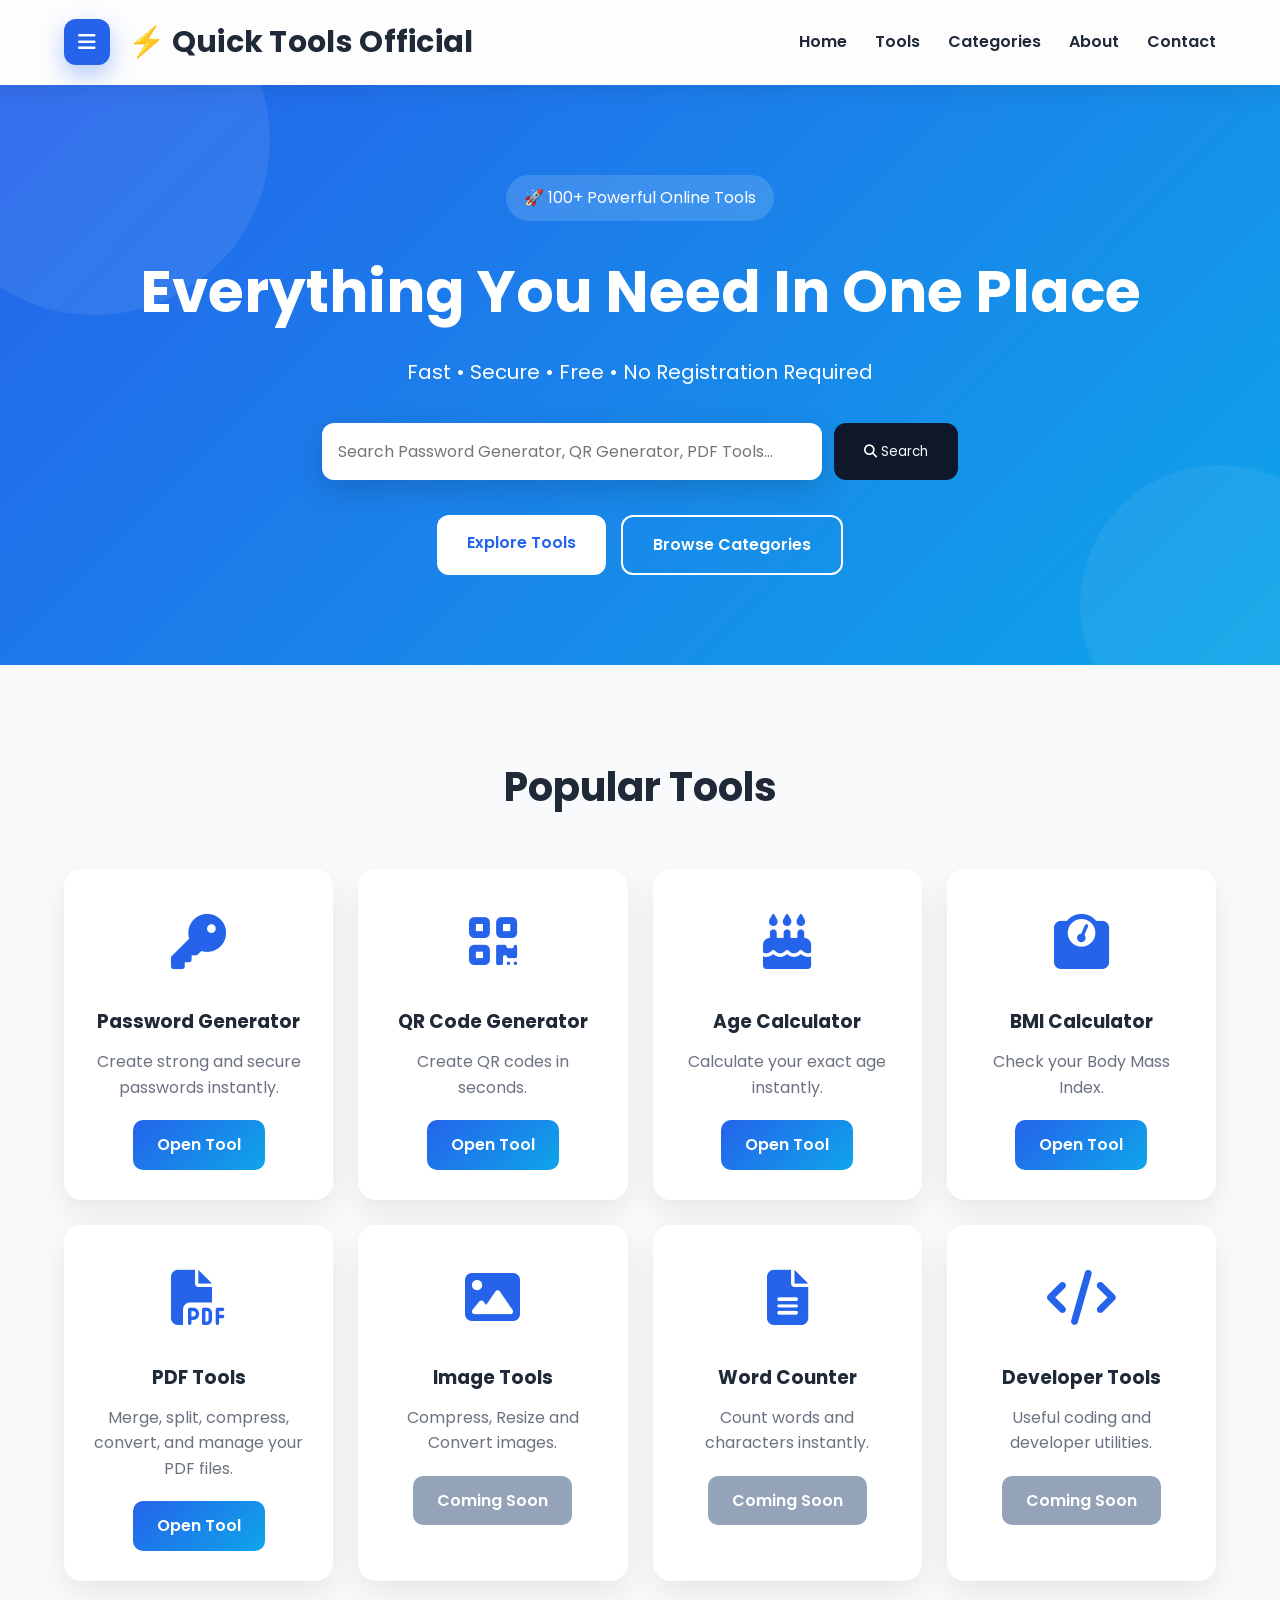
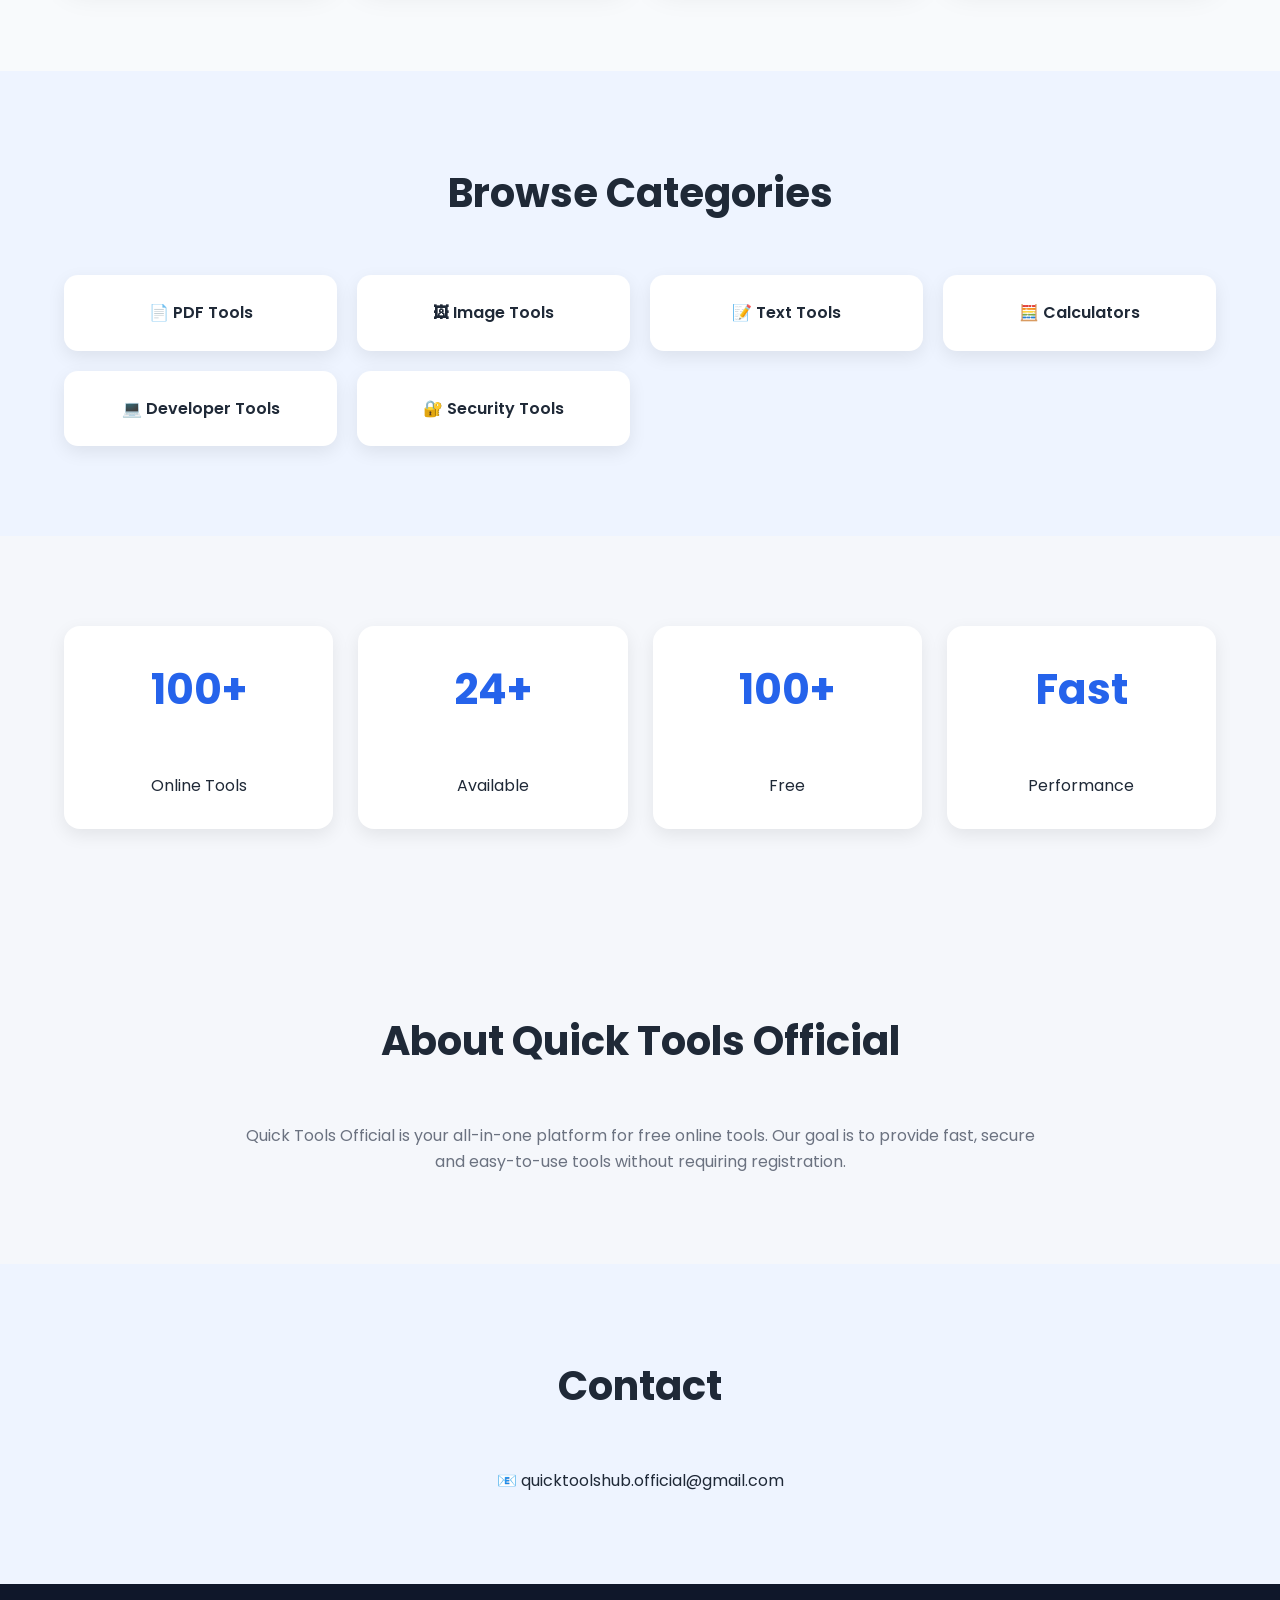
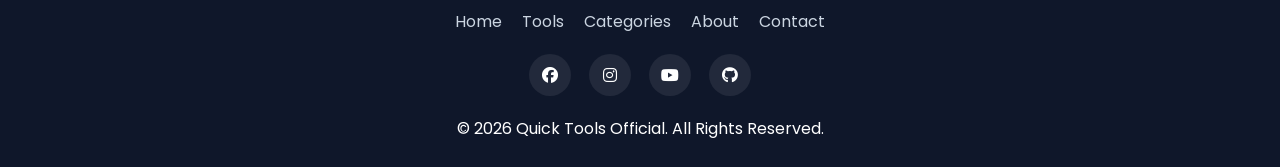
<file: index.html>
<!DOCTYPE html>
<html lang="en">
<head>
  <meta charset="UTF-8">
  <meta name="viewport" content="width=device-width, initial-scale=1.0">
  <title>Quick Tools Official | Free Online Tools</title>

  <meta name="description" content="100+ Free Online Tools - PDF, Image, Text, Developer, Calculator and Security Tools">
  <meta name="keywords" content="Password Generator, QR Generator, PDF Tools, Image Tools, Quick Tools Official">

  <link rel="preconnect" href="https://fonts.googleapis.com">
  <link rel="preconnect" href="https://fonts.gstatic.com" crossorigin>

  <link href="https://fonts.googleapis.com/css2?family=Poppins:wght@300;400;500;600;700;800&display=swap" rel="stylesheet">

  <link rel="stylesheet" href="style.css">

  <link rel="stylesheet"
  href="https://cdnjs.cloudflare.com/ajax/libs/font-awesome/6.7.2/css/all.min.css">

</head>

<body>

<!-- Overlay -->

<!-- Sidebar -->

<div class="overlay" id="overlay"></div>

<aside class="sidebar" id="sidebar">

    <div class="sidebar-top">

        <div class="sidebar-logo">
            ⚡ Quick Tools Official
        </div>

        <button id="close-btn">
            <i class="fa-solid fa-xmark"></i>
        </button>

    </div>

    <ul class="sidebar-menu">

        <li>
            <a href="#">
                <i class="fa-solid fa-house"></i>
                Home
            </a>
        </li>

        <li>
            <a href="#tools">
                <i class="fa-solid fa-toolbox"></i>
                All Tools
            </a>
        </li>

        <li>
            <a href="#categories">
                <i class="fa-solid fa-layer-group"></i>
                Categories
            </a>
        </li>

        <li>
            <a href="#about">
                <i class="fa-solid fa-circle-info"></i>
                About
            </a>
        </li>

        <li>
            <a href="#contact">
                <i class="fa-solid fa-envelope"></i>
                Contact
            </a>
        </li>

    </ul>

    <div class="sidebar-footer">

        <p>Version 3.1</p>

        <small>100+ Free Online Tools</small>

    </div>

</aside> 

<!-- Header -->

<header>

<div class="container">

<div class="left-nav">

<button id="menu-btn">

<i class="fa-solid fa-bars"></i>

</button>

<div class="logo">

⚡ Quick Tools Official

</div>

</div>

<nav>

<ul>

<li><a href="#">Home</a></li>

<li><a href="#tools">Tools</a></li>

<li><a href="#categories">Categories</a></li>

<li><a href="#about">About</a></li>

<li><a href="#contact">Contact</a></li>

</ul>

</nav>

</div>

</header>

<!-- Hero -->

<section class="hero">

<div class="container">

<span class="badge">

🚀 100+ Powerful Online Tools

</span>

<h1>

Everything You Need In One Place

</h1>

<p>

Fast • Secure • Free • No Registration Required

</p>

<div class="search-box">

<input
type="text"
placeholder="Search Password Generator, QR Generator, PDF Tools...">

<button>

<i class="fa-solid fa-magnifying-glass"></i>

Search

</button>

</div>

<div class="hero-buttons">

<a href="#tools" class="primary-btn">

Explore Tools

</a>

<a href="#categories" class="secondary-btn">

Browse Categories

</a>

</div>

</div>

</section>

<!-- Featured Tools -->

<section class="tools" id="tools">

<div class="container">

<h2>

Popular Tools

</h2>

<div class="tool-grid">
  <!-- Tool Card 1 -->
<div class="tool-card">
    <div class="icon"><i class="fa-solid fa-key"></i></div>
    <h3>Password Generator</h3>
    <p>Create strong and secure passwords instantly.</p>
    <a href="tools/password-generator/" class="tool-btn">Open Tool</a>
</div>

<!-- Tool Card 2 -->
<div class="tool-card">
    <div class="icon"><i class="fa-solid fa-qrcode"></i></div>
    <h3>QR Code Generator</h3>
    <p>Create QR codes in seconds.</p>
    <a href="tools/qr-generator/" class="tool-btn">Open Tool</a>
</div>

<!-- Tool Card 3 -->
<div class="tool-card">
    <div class="icon">
        <i class="fa-solid fa-cake-candles"></i>
    </div>

    <h3>Age Calculator</h3>

    <p>Calculate your exact age instantly.</p>

    <a href="age-calculator/" class="tool-btn">
        Open Tool
    </a>
</div>

<!-- Tool Card 4 -->
<div class="tool-card">

    <div class="icon">
        <i class="fa-solid fa-weight-scale"></i>
    </div>

    <h3>BMI Calculator</h3>

    <p>
        Check your Body Mass Index.
    </p>

    <a
        href="tools/bmi-calculator/index.html"
        class="tool-btn">
        Open Tool
    </a>

</div>
<!-- Tool Card - PDF Tools -->
<div class="tool-card">
    <div class="icon">
        <i class="fa-solid fa-file-pdf"></i>
    </div>

    <h3>PDF Tools</h3>

    <p>
        Merge, split, compress, convert,
        and manage your PDF files.
    </p>

    <a
        href="tools/pdf-tools/index.html"
        class="tool-btn">
        Open Tool
    </a>
</div>


<!-- Tool Card 6 -->
<div class="tool-card">
    <div class="icon"><i class="fa-solid fa-image"></i></div>
    <h3>Image Tools</h3>
    <p>Compress, Resize and Convert images.</p>
    <a href="#" class="tool-btn disabled">Coming Soon</a>
</div>

<!-- Tool Card 7 -->
<div class="tool-card">
    <div class="icon"><i class="fa-solid fa-file-lines"></i></div>
    <h3>Word Counter</h3>
    <p>Count words and characters instantly.</p>
    <a href="#" class="tool-btn disabled">Coming Soon</a>
</div>

<!-- Tool Card 8 -->
<div class="tool-card">
    <div class="icon"><i class="fa-solid fa-code"></i></div>
    <h3>Developer Tools</h3>
    <p>Useful coding and developer utilities.</p>
    <a href="#" class="tool-btn disabled">Coming Soon</a>
</div>

</div>
</div>
</section>

<!-- Categories -->

<section class="categories" id="categories">
<div class="container">

<h2>Browse Categories</h2>

<div class="category-grid">

<div class="category-card">📄 PDF Tools</div>
<div class="category-card">🖼 Image Tools</div>
<div class="category-card">📝 Text Tools</div>
<div class="category-card">🧮 Calculators</div>
<div class="category-card">💻 Developer Tools</div>
<div class="category-card">🔐 Security Tools</div>

</div>

</div>
</section>

<!-- Stats -->

<section class="stats">

<div class="container">

<div class="stats-grid">

<div class="stat-box">
<h2>100+</h2>
<p>Online Tools</p>
</div>

<div class="stat-box">
<h2>24/7</h2>
<p>Available</p>
</div>

<div class="stat-box">
<h2>100%</h2>
<p>Free</p>
</div>

<div class="stat-box">
<h2>Fast</h2>
<p>Performance</p>
</div>

</div>

</div>

</section>

<!-- About -->

<section class="about" id="about">

<div class="container">

<h2>About Quick Tools Official</h2>

<p>

Quick Tools Official is your all-in-one platform for free online tools.
Our goal is to provide fast, secure and easy-to-use tools without requiring registration.

</p>

</div>

</section>

<!-- Contact -->

<section class="contact" id="contact">

<div class="container">

<h2>Contact</h2>

<p>📧 quicktoolshub.official@gmail.com</p>

</div>

</section>

<!-- Footer -->

<footer>

<div class="container">
<div class="footer-links">

    <a href="#">Home</a>

    <a href="#tools">Tools</a>

    <a href="#categories">Categories</a>

    <a href="#about">About</a>

    <a href="#contact">Contact</a>

</div>

<div class="footer-social">

    <a href="#"><i class="fa-brands fa-facebook"></i></a>

    <a href="#"><i class="fa-brands fa-instagram"></i></a>

    <a href="#"><i class="fa-brands fa-youtube"></i></a>

    <a href="#"><i class="fa-brands fa-github"></i></a>

</div>
<p>&copy; 2026 Quick Tools Official. All Rights Reserved.</p>

</div>

</footer>
<button id="backToTop">
    <i class="fa-solid fa-arrow-up"></i>
</button>
<script src="script.js"></script>

</body>
</html>
</file>
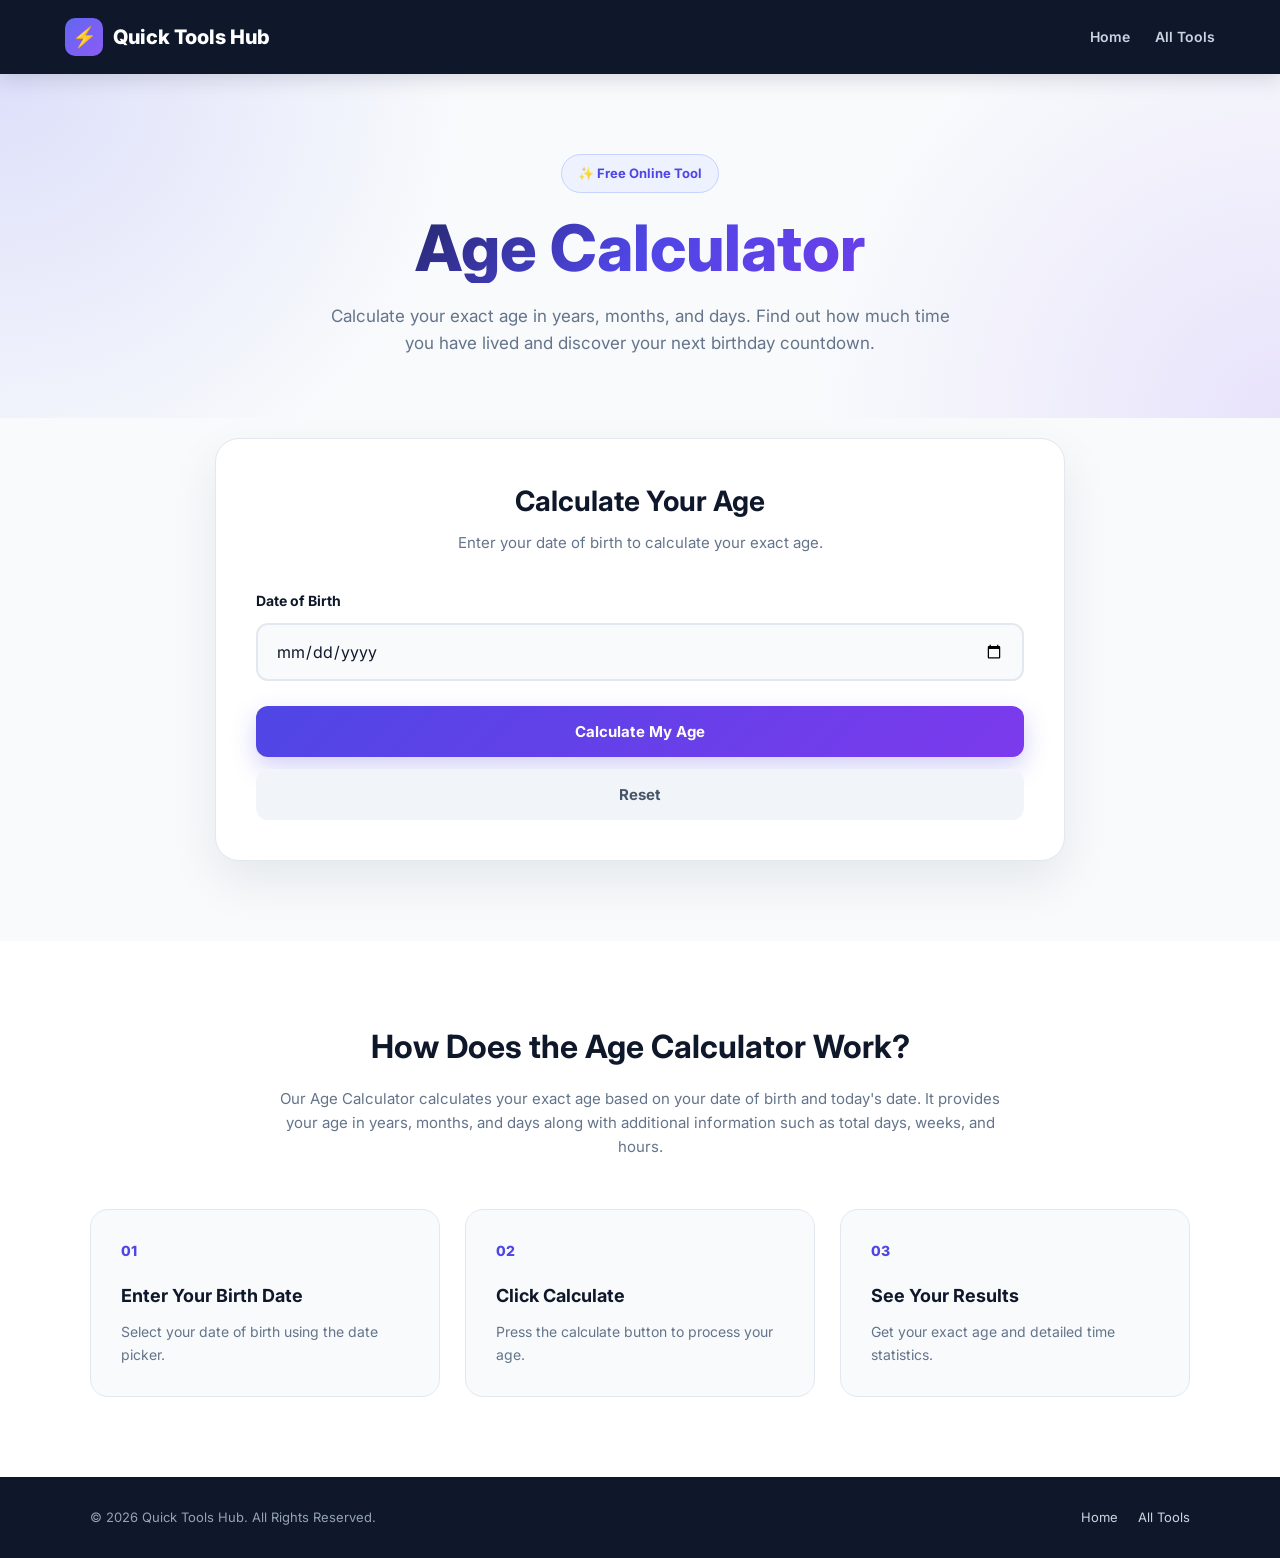
<file: age-calculator/index.html>
<!DOCTYPE html>
<html lang="en">

<head>
    <meta charset="UTF-8">

    <meta name="viewport" content="width=device-width, initial-scale=1.0">

    <meta name="description"
        content="Calculate your exact age in years, months, days, hours, minutes and seconds with our free online Age Calculator.">

    <meta name="keywords"
        content="age calculator, calculate age, date of birth calculator, exact age calculator">

    <meta name="author" content="Quick Tools Hub">

    <title>Age Calculator - Calculate Your Exact Age | Quick Tools Hub</title>

    <!-- Google Font -->
    <link rel="preconnect" href="https://fonts.googleapis.com">
    <link rel="preconnect" href="https://fonts.gstatic.com" crossorigin>

    <link href="https://fonts.googleapis.com/css2?family=Inter:wght@400;500;600;700;800&display=swap"
        rel="stylesheet">

    <!-- Age Calculator CSS -->
    <link rel="stylesheet" href="style.css">
</head>


<body>

    <!-- =========================
         HEADER
    ========================== -->

    <header class="site-header">

        <div class="header-container">

            <a href="../index.html" class="logo">
                <span class="logo-icon">⚡</span>
                <span>Quick Tools Hub</span>
            </a>

            <nav class="main-nav">

                <a href="../index.html">Home</a>

                <a href="../index.html#tools">All Tools</a>

            </nav>

        </div>

    </header>


    <!-- =========================
         MAIN CONTENT
    ========================== -->

    <main>

        <!-- Hero Section -->

        <section class="hero-section">

            <div class="hero-content">

                <span class="badge">
                    ✨ Free Online Tool
                </span>

                <h1>
                    Age Calculator
                </h1>

                <p>
                    Calculate your exact age in years, months, and days.
                    Find out how much time you have lived and discover
                    your next birthday countdown.
                </p>

            </div>

        </section>


        <!-- =========================
             CALCULATOR SECTION
        ========================== -->

        <section class="calculator-section">

            <div class="calculator-card">

                <div class="card-header">

                    <h2>
                        Calculate Your Age
                    </h2>

                    <p>
                        Enter your date of birth to calculate your exact age.
                    </p>

                </div>


                <!-- Date Input -->

                <div class="form-group">

                    <label for="birthDate">
                        Date of Birth
                    </label>

                    <input
                        type="date"
                        id="birthDate"
                        name="birthDate"
                        max=""
                    >

                    <small id="dateError" class="error-message"></small>

                </div>


                <!-- Calculate Button -->

                <button
                    type="button"
                    id="calculateBtn"
                    class="calculate-btn">

                    Calculate My Age

                </button>


                <!-- Reset Button -->

                <button
                    type="button"
                    id="resetBtn"
                    class="reset-btn">

                    Reset

                </button>


                <!-- =========================
                     RESULT SECTION
                ========================== -->

                <div
                    id="resultSection"
                    class="result-section"
                    style="display: none;">

                    <h3>
                        Your Exact Age
                    </h3>


                    <!-- Main Age Result -->

                    <div class="age-result">

                        <div class="age-box">

                            <span id="yearsResult">
                                0
                            </span>

                            <small>
                                Years
                            </small>

                        </div>


                        <div class="age-box">

                            <span id="monthsResult">
                                0
                            </span>

                            <small>
                                Months
                            </small>

                        </div>


                        <div class="age-box">

                            <span id="daysResult">
                                0
                            </span>

                            <small>
                                Days
                            </small>

                        </div>

                    </div>


                    <!-- Detailed Statistics -->

                    <div class="details-grid">

                        <div class="detail-card">

                            <span class="detail-icon">
                                📅
                            </span>

                            <div>

                                <strong id="totalDays">
                                    0
                                </strong>

                                <p>
                                    Total Days
                                </p>

                            </div>

                        </div>


                        <div class="detail-card">

                            <span class="detail-icon">
                                🗓️
                            </span>

                            <div>

                                <strong id="totalWeeks">
                                    0
                                </strong>

                                <p>
                                    Total Weeks
                                </p>

                            </div>

                        </div>


                        <div class="detail-card">

                            <span class="detail-icon">
                                ⏰
                            </span>

                            <div>

                                <strong id="totalHours">
                                    0
                                </strong>

                                <p>
                                    Total Hours
                                </p>

                            </div>

                        </div>


                        <div class="detail-card">

                            <span class="detail-icon">
                                ⏱️
                            </span>

                            <div>

                                <strong id="totalMinutes">
                                    0
                                </strong>

                                <p>
                                    Total Minutes
                                </p>

                            </div>

                        </div>

                    </div>


                    <!-- Next Birthday -->

                    <div class="birthday-card">

                        <span class="birthday-icon">
                            🎂
                        </span>

                        <div>

                            <h4>
                                Next Birthday
                            </h4>

                            <p id="nextBirthday">
                                Your next birthday information will appear here.
                            </p>

                        </div>

                    </div>

                </div>

            </div>

        </section>


        <!-- =========================
             INFORMATION SECTION
        ========================== -->

        <section class="info-section">

            <div class="info-container">

                <h2>
                    How Does the Age Calculator Work?
                </h2>

                <p>
                    Our Age Calculator calculates your exact age based on
                    your date of birth and today's date. It provides your
                    age in years, months, and days along with additional
                    information such as total days, weeks, and hours.
                </p>


                <div class="info-grid">

                    <div class="info-card">

                        <div class="info-number">
                            01
                        </div>

                        <h3>
                            Enter Your Birth Date
                        </h3>

                        <p>
                            Select your date of birth using the date picker.
                        </p>

                    </div>


                    <div class="info-card">

                        <div class="info-number">
                            02
                        </div>

                        <h3>
                            Click Calculate
                        </h3>

                        <p>
                            Press the calculate button to process your age.
                        </p>

                    </div>


                    <div class="info-card">

                        <div class="info-number">
                            03
                        </div>

                        <h3>
                            See Your Results
                        </h3>

                        <p>
                            Get your exact age and detailed time statistics.
                        </p>

                    </div>

                </div>

            </div>

        </section>

    </main>


    <!-- =========================
         FOOTER
    ========================== -->

    <footer class="site-footer">

        <div class="footer-container">

            <p>
                © 2026 Quick Tools Hub. All Rights Reserved.
            </p>

            <div class="footer-links">

                <a href="../index.html">
                    Home
                </a>

                <a href="../index.html#tools">
                    All Tools
                </a>

            </div>

        </div>

    </footer>


    <!-- Age Calculator JavaScript -->

    <script src="script.js"></script>

</body>

</html>
</file>
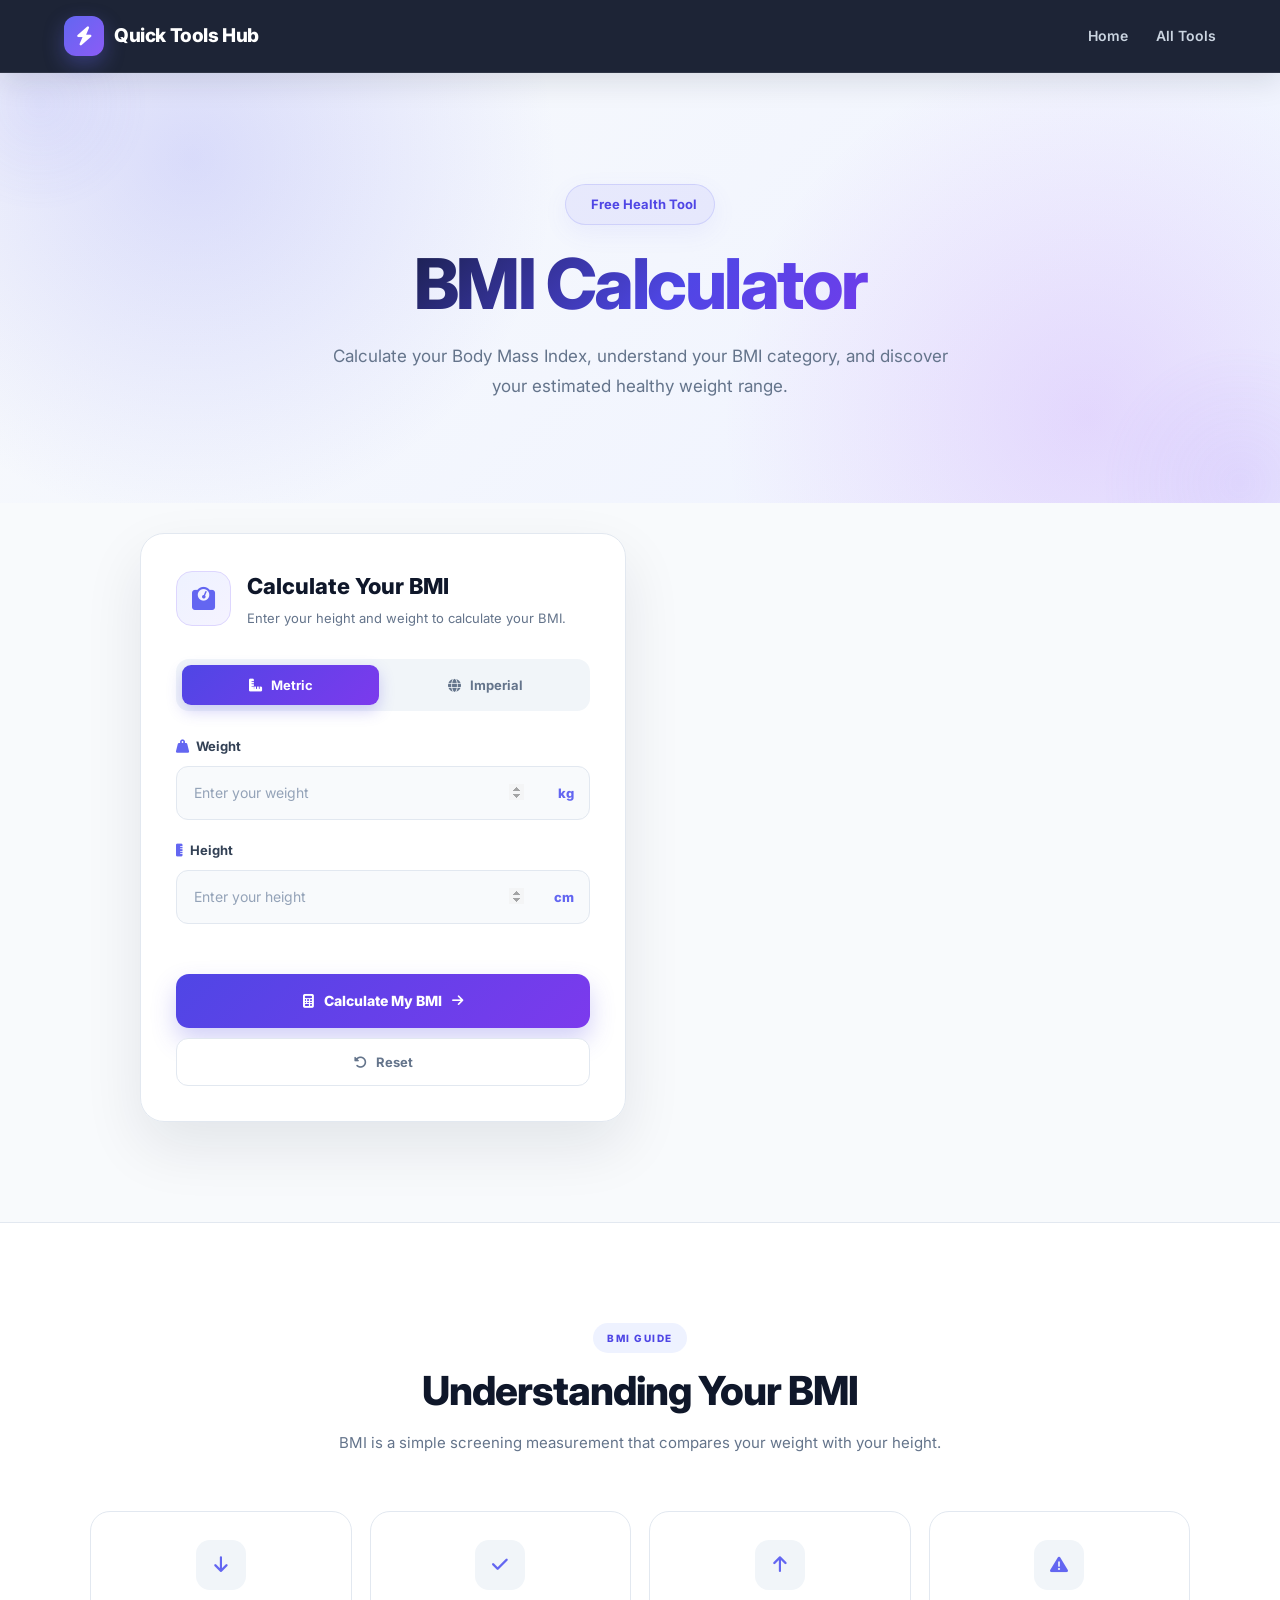
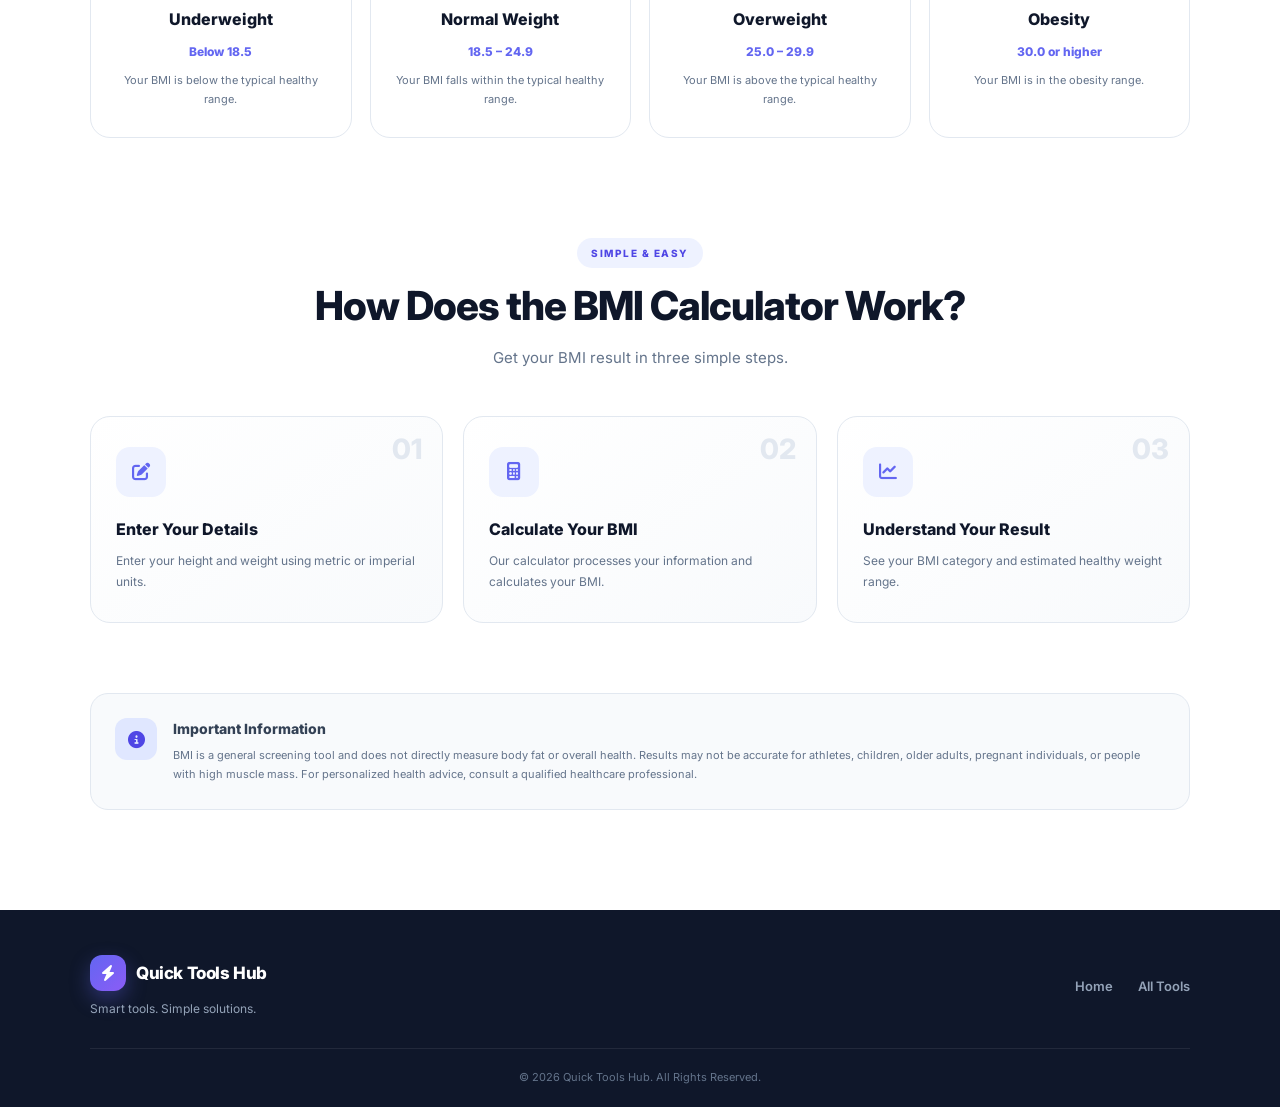
<file: tools/bmi-calculator/index.html>
<!DOCTYPE html>
<html lang="en">

<head>

    <meta charset="UTF-8">

    <meta name="viewport"
        content="width=device-width, initial-scale=1.0">

    <meta name="description"
        content="Calculate your BMI and understand your healthy weight range with Quick Tools Hub.">

    <title>
        BMI Calculator - Quick Tools Hub
    </title>


    <!-- Google Fonts -->

    <link rel="preconnect"
        href="https://fonts.googleapis.com">

    <link rel="preconnect"
        href="https://fonts.gstatic.com"
        crossorigin>

    <link
        href="https://fonts.googleapis.com/css2?family=Inter:wght@400;500;600;700;800&display=swap"
        rel="stylesheet">


    <!-- Font Awesome -->

    <link
        rel="stylesheet"
        href="https://cdnjs.cloudflare.com/ajax/libs/font-awesome/6.5.2/css/all.min.css">


    <!-- BMI CSS -->

    <link
        rel="stylesheet"
        href="style.css">

</head>


<body>


    <!-- =========================
         HEADER
    ========================== -->

    <header class="site-header">

        <div class="header-container">


            <!-- Logo -->

            <a
                href="../index.html"
                class="logo">

                <span class="logo-icon">

                    <i class="fa-solid fa-bolt"></i>

                </span>

                <span>
                    Quick Tools Hub
                </span>

            </a>


            <!-- Navigation -->

            <nav class="main-nav">

                <a href="../index.html">
                    Home
                </a>

                <a href="../index.html#tools">
                    All Tools
                </a>

            </nav>


        </div>

    </header>



    <!-- =========================
         MAIN CONTENT
    ========================== -->

    <main>


        <!-- =========================
             HERO SECTION
        ========================== -->

        <section class="hero-section">


            <div class="hero-shape shape-one"></div>

            <div class="hero-shape shape-two"></div>


            <div class="hero-content">


                <span class="premium-badge">

                    <i class="fa-solid fa-sparkles"></i>

                    Free Health Tool

                </span>


                <h1>
                    BMI Calculator
                </h1>


                <p>

                    Calculate your Body Mass Index,
                    understand your BMI category,
                    and discover your estimated
                    healthy weight range.

                </p>


            </div>


        </section>



        <!-- =========================
             CALCULATOR SECTION
        ========================== -->

        <section class="calculator-section">


            <div class="calculator-wrapper">


                <!-- CALCULATOR CARD -->

                <div class="calculator-card">


                    <!-- Card Header -->

                    <div class="card-header">


                        <div class="card-icon">

                            <i class="fa-solid fa-weight-scale"></i>

                        </div>


                        <div>

                            <h2>
                                Calculate Your BMI
                            </h2>

                            <p>
                                Enter your height and weight
                                to calculate your BMI.
                            </p>

                        </div>


                    </div>



                    <!-- UNIT SELECTOR -->

                    <div class="unit-selector">


                        <button
                            type="button"
                            id="metricBtn"
                            class="unit-btn active">

                            <i class="fa-solid fa-ruler-combined"></i>

                            Metric

                        </button>


                        <button
                            type="button"
                            id="imperialBtn"
                            class="unit-btn">

                            <i class="fa-solid fa-globe"></i>

                            Imperial

                        </button>


                    </div>



                    <!-- =========================
                         METRIC FORM
                    ========================== -->

                    <div
                        id="metricForm"
                        class="form-area">


                        <!-- WEIGHT -->

                        <div class="input-group">


                            <label for="weight">

                                <i class="fa-solid fa-weight-hanging"></i>

                                Weight

                            </label>


                            <div class="input-wrapper">


                                <input
                                    type="number"
                                    id="weight"
                                    placeholder="Enter your weight"
                                    min="1"
                                    max="500"
                                    step="0.1">


                                <span>
                                    kg
                                </span>


                            </div>


                        </div>



                        <!-- HEIGHT -->

                        <div class="input-group">


                            <label for="height">

                                <i class="fa-solid fa-ruler-vertical"></i>

                                Height

                            </label>


                            <div class="input-wrapper">


                                <input
                                    type="number"
                                    id="height"
                                    placeholder="Enter your height"
                                    min="50"
                                    max="300"
                                    step="0.1">


                                <span>
                                    cm
                                </span>


                            </div>


                        </div>


                    </div>



                    <!-- =========================
                         IMPERIAL FORM
                    ========================== -->

                    <div
                        id="imperialForm"
                        class="form-area hidden">


                        <!-- WEIGHT -->

                        <div class="input-group">


                            <label for="imperialWeight">

                                <i class="fa-solid fa-weight-hanging"></i>

                                Weight

                            </label>


                            <div class="input-wrapper">


                                <input
                                    type="number"
                                    id="imperialWeight"
                                    placeholder="Enter your weight"
                                    min="1"
                                    max="1100"
                                    step="0.1">


                                <span>
                                    lbs
                                </span>


                            </div>


                        </div>



                        <!-- HEIGHT -->

                        <div class="height-imperial-grid">


                            <div class="input-group">


                                <label for="feet">
                                    Height
                                </label>


                                <div class="input-wrapper">


                                    <input
                                        type="number"
                                        id="feet"
                                        placeholder="Feet"
                                        min="1"
                                        max="8">


                                    <span>
                                        ft
                                    </span>


                                </div>


                            </div>


                            <div class="input-group">


                                <label for="inches">
                                    &nbsp;
                                </label>


                                <div class="input-wrapper">


                                    <input
                                        type="number"
                                        id="inches"
                                        placeholder="Inches"
                                        min="0"
                                        max="11">


                                    <span>
                                        in
                                    </span>


                                </div>


                            </div>


                        </div>


                    </div>


                    <!-- ERROR MESSAGE -->

                    <div
                        id="errorMessage"
                        class="error-message">
                    </div>


                    <!-- CALCULATE BUTTON -->

                    <button
                        type="button"
                        id="calculateBtn"
                        class="calculate-btn">

                        <i class="fa-solid fa-calculator"></i>

                        Calculate My BMI

                        <i class="fa-solid fa-arrow-right"></i>

                    </button>


                    <!-- RESET BUTTON -->

                    <button
                        type="button"
                        id="resetBtn"
                        class="reset-btn">

                        <i class="fa-solid fa-rotate-left"></i>

                        Reset

                    </button>


                </div>
                <!-- =========================
                     RESULT CARD
                ========================== -->

                <div
                    id="resultSection"
                    class="result-card hidden">


                    <!-- RESULT HEADER -->

                    <div class="result-header">


                        <div>

                            <span class="result-label">

                                YOUR BMI RESULT

                            </span>


                            <h2>

                                Your Body Mass Index

                            </h2>

                        </div>


                        <div class="result-check-icon">

                            <i class="fa-solid fa-check"></i>

                        </div>


                    </div>



                    <!-- =========================
                         BMI SCORE
                    ========================== -->

                    <div class="bmi-score-container">


                        <div class="bmi-score">


                            <span id="bmiValue">

                                0.0

                            </span>


                            <small>

                                BMI

                            </small>


                        </div>



                        <div class="bmi-status">


                            <span>

                                Your Category

                            </span>


                            <strong id="bmiCategory">

                                --

                            </strong>


                        </div>


                    </div>



                    <!-- =========================
                         BMI SCALE
                    ========================== -->

                    <div class="bmi-scale">


                        <div class="scale-labels">


                            <span>
                                Underweight
                            </span>


                            <span>
                                Normal
                            </span>


                            <span>
                                Overweight
                            </span>


                            <span>
                                Obese
                            </span>


                        </div>


                        <div class="scale-bar">


                            <div
                                class="scale-indicator"
                                id="scaleIndicator">

                            </div>


                        </div>


                    </div>



                    <!-- =========================
                         RESULT DETAILS
                    ========================== -->

                    <div class="result-details">


                        <!-- BMI CATEGORY -->

                        <div class="detail-box">


                            <div class="detail-icon">

                                <i class="fa-solid fa-heart-pulse"></i>

                            </div>


                            <div>


                                <span>

                                    BMI Category

                                </span>


                                <strong id="categoryText">

                                    --

                                </strong>


                            </div>


                        </div>



                        <!-- HEALTHY WEIGHT -->

                        <div class="detail-box">


                            <div class="detail-icon">

                                <i class="fa-solid fa-scale-balanced"></i>

                            </div>


                            <div>


                                <span>

                                    Healthy Weight Range

                                </span>


                                <strong id="healthyRange">

                                    --

                                </strong>


                            </div>


                        </div>


                    </div>



                    <!-- =========================
                         RECOMMENDATION
                    ========================== -->

                    <div class="recommendation-box">


                        <div class="recommendation-icon">

                            <i class="fa-solid fa-lightbulb"></i>

                        </div>


                        <div>


                            <h3>

                                What This Means

                            </h3>


                            <p id="recommendationText">

                                Your personalized BMI
                                interpretation will appear here.

                            </p>


                        </div>


                    </div>


                </div>


            </div>


        </section>



        <!-- =========================
             INFORMATION SECTION
        ========================== -->

        <section class="information-section">


            <div class="information-container">


                <!-- SECTION HEADING -->

                <div class="section-heading">


                    <span class="section-badge">

                        BMI GUIDE

                    </span>


                    <h2>

                        Understanding Your BMI

                    </h2>


                    <p>

                        BMI is a simple screening measurement
                        that compares your weight with your height.

                    </p>


                </div>



                <!-- =========================
                     BMI CATEGORIES
                ========================== -->

                <div class="category-grid">


                    <!-- UNDERWEIGHT -->

                    <div class="category-card">


                        <div class="category-icon">

                            <i class="fa-solid fa-arrow-down"></i>

                        </div>


                        <h3>

                            Underweight

                        </h3>


                        <span>

                            Below 18.5

                        </span>


                        <p>

                            Your BMI is below the typical
                            healthy range.

                        </p>


                    </div>



                    <!-- NORMAL -->

                    <div class="category-card">


                        <div class="category-icon">

                            <i class="fa-solid fa-check"></i>

                        </div>


                        <h3>

                            Normal Weight

                        </h3>


                        <span>

                            18.5 – 24.9

                        </span>


                        <p>

                            Your BMI falls within the typical
                            healthy range.

                        </p>


                    </div>



                    <!-- OVERWEIGHT -->

                    <div class="category-card">


                        <div class="category-icon">

                            <i class="fa-solid fa-arrow-up"></i>

                        </div>


                        <h3>

                            Overweight

                        </h3>


                        <span>

                            25.0 – 29.9

                        </span>


                        <p>

                            Your BMI is above the typical
                            healthy range.

                        </p>


                    </div>



                    <!-- OBESE -->

                    <div class="category-card">


                        <div class="category-icon">

                            <i class="fa-solid fa-triangle-exclamation"></i>

                        </div>


                        <h3>

                            Obesity

                        </h3>


                        <span>

                            30.0 or higher

                        </span>


                        <p>

                            Your BMI is in the obesity range.

                        </p>


                    </div>


                </div>
                              <!-- =========================
                     HOW IT WORKS
                ========================== -->

                <div class="how-it-works">


                    <div class="section-heading">


                        <span class="section-badge">

                            SIMPLE & EASY

                        </span>


                        <h2>

                            How Does the BMI Calculator Work?

                        </h2>


                        <p>

                            Get your BMI result in three simple steps.

                        </p>


                    </div>



                    <!-- STEPS -->

                    <div class="steps-grid">


                        <!-- STEP 1 -->

                        <div class="step-card">


                            <div class="step-number">

                                01

                            </div>


                            <div class="step-icon">

                                <i class="fa-solid fa-pen-to-square"></i>

                            </div>


                            <h3>

                                Enter Your Details

                            </h3>


                            <p>

                                Enter your height and weight
                                using metric or imperial units.

                            </p>


                        </div>



                        <!-- STEP 2 -->

                        <div class="step-card">


                            <div class="step-number">

                                02

                            </div>


                            <div class="step-icon">

                                <i class="fa-solid fa-calculator"></i>

                            </div>


                            <h3>

                                Calculate Your BMI

                            </h3>


                            <p>

                                Our calculator processes your
                                information and calculates your BMI.

                            </p>


                        </div>



                        <!-- STEP 3 -->

                        <div class="step-card">


                            <div class="step-number">

                                03

                            </div>


                            <div class="step-icon">

                                <i class="fa-solid fa-chart-line"></i>

                            </div>


                            <h3>

                                Understand Your Result

                            </h3>


                            <p>

                                See your BMI category and estimated
                                healthy weight range.

                            </p>


                        </div>


                    </div>


                </div>



                <!-- =========================
                     DISCLAIMER
                ========================== -->

                <div class="disclaimer-box">


                    <div class="disclaimer-icon">

                        <i class="fa-solid fa-circle-info"></i>

                    </div>


                    <div>


                        <h3>

                            Important Information

                        </h3>


                        <p>

                            BMI is a general screening tool and does
                            not directly measure body fat or overall
                            health. Results may not be accurate for
                            athletes, children, older adults, pregnant
                            individuals, or people with high muscle mass.
                            For personalized health advice, consult a
                            qualified healthcare professional.

                        </p>


                    </div>


                </div>


            </div>


        </section>


    </main>



    <!-- =========================
         FOOTER
    ========================== -->

    <footer class="site-footer">


        <div class="footer-container">


            <!-- FOOTER BRAND -->

            <div class="footer-brand">


                <a
                    href="../index.html"
                    class="logo">


                    <span class="logo-icon">

                        <i class="fa-solid fa-bolt"></i>

                    </span>


                    <span>

                        Quick Tools Hub

                    </span>


                </a>


                <p>

                    Smart tools. Simple solutions.

                </p>


            </div>



            <!-- FOOTER LINKS -->

            <div class="footer-links">


                <a href="../index.html">

                    Home

                </a>


                <a href="../index.html#tools">

                    All Tools

                </a>


            </div>


        </div>



        <!-- FOOTER BOTTOM -->

        <div class="footer-bottom">


            <p>

                © 2026 Quick Tools Hub.
                All Rights Reserved.

            </p>


        </div>


    </footer>



    <!-- =========================
         JAVASCRIPT
    ========================== -->

    <script src="script.js"></script>


</body>

</html>
</file>
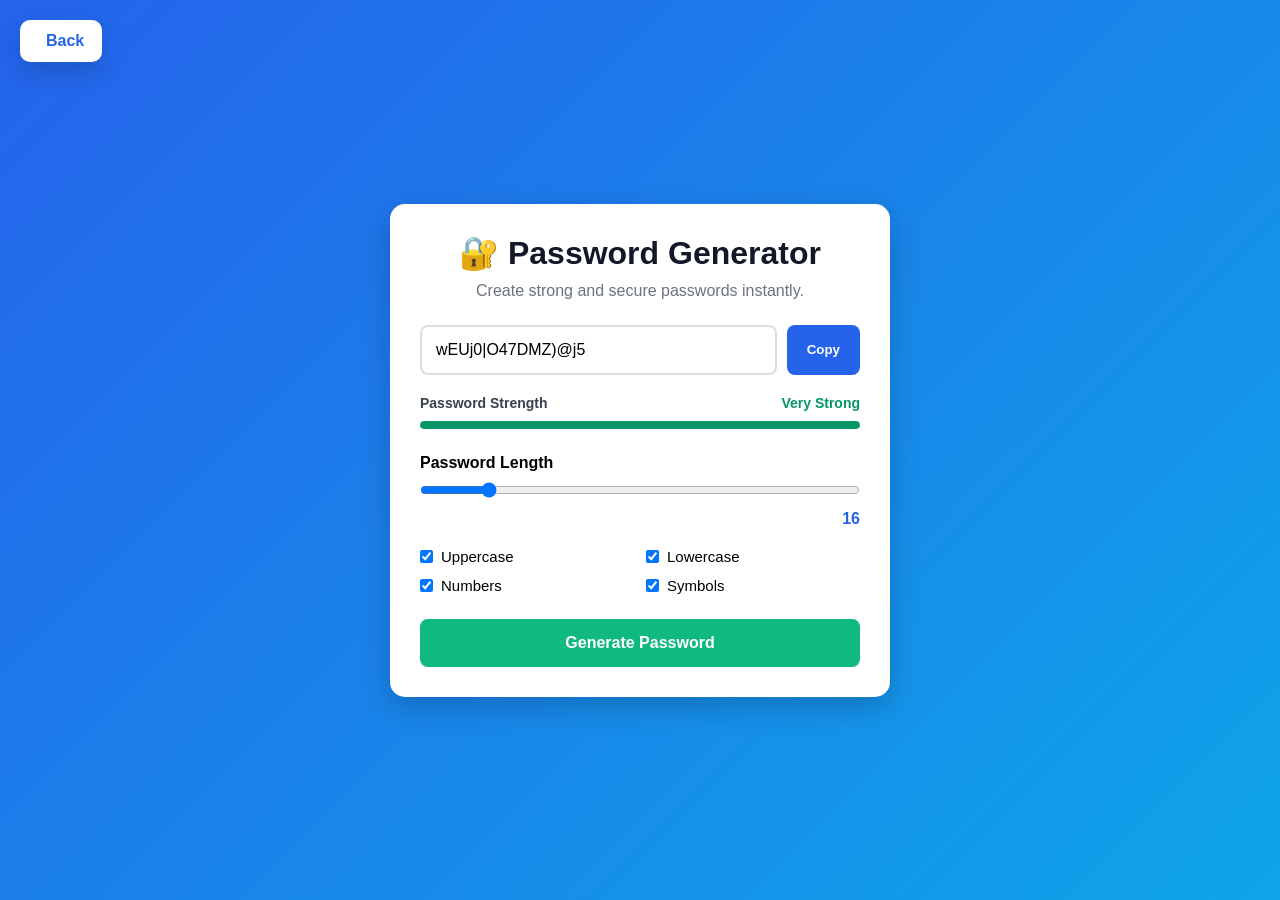
<file: tools/password-generator/index.html>
<!DOCTYPE html>
<html lang="en">
<head>
  <meta charset="UTF-8">
  <meta name="viewport" content="width=device-width, initial-scale=1.0">
  <title>Password Generator | Quick Tools Official</title>

  <link rel="stylesheet" href="style.css">
</head>
<body>
<a href="../../index.html" class="back-btn">
    <i class="fa-solid fa-arrow-left"></i>
    Back
</a>
<div class="container">

  <h1>🔐 Password Generator</h1>
  <p>Create strong and secure passwords instantly.</p>

  <div class="box">

    <input
      type="text"
      id="password"
      placeholder="Your password will appear here"
      readonly
    >

    <button id="copyBtn">
      Copy
    </button>

  </div>
<!-- Password Strength -->

<div class="strength-box">

    <div class="strength-header">
        <span>Password Strength</span>
        <span id="strengthText">Strong</span>
    </div>

    <div class="strength-bar">
        <div id="strengthFill"></div>
    </div>

</div>
  <div class="option">
    <label>Password Length</label>

    <input
      type="range"
      id="length"
      min="8"
      max="64"
      value="16"
    >

    <span id="lengthValue">16</span>
  </div>

  <div class="checks">

    <label>
      <input type="checkbox" id="uppercase" checked>
      Uppercase
    </label>

    <label>
      <input type="checkbox" id="lowercase" checked>
      Lowercase
    </label>

    <label>
      <input type="checkbox" id="numbers" checked>
      Numbers
    </label>

    <label>
      <input type="checkbox" id="symbols" checked>
      Symbols
    </label>

  </div>

  <button id="generateBtn">
    Generate Password
  </button>

</div>

<script src="script.js"></script>

</body>
</html>
</file>
<file: style.css>
/* ==========================
   QUICK TOOLS OFFICIAL V3
   PART 1
========================== */

*{
    margin:0;
    padding:0;
    box-sizing:border-box;
    font-family:'Poppins',sans-serif;
}

html{
    scroll-behavior:smooth;
}

body{
    background:#f5f7fb;
    color:#1f2937;
    line-height:1.6;
    overflow-x:hidden;
}

a{
    text-decoration:none;
    color:inherit;
}

.container{
    width:90%;
    max-width:1200px;
    margin:auto;
}

/* Overlay */

.overlay{
    position:fixed;
    inset:0;
    background:rgba(0,0,0,.45);
    opacity:0;
    visibility:hidden;
    transition:.3s;
    z-index:998;
}

.overlay.active{
    opacity:1;
    visibility:visible;
}

/* Sidebar */

.sidebar{
    position:fixed;
    left:-290px;
    top:0;
    width:280px;
    height:100%;
    background:#0f172a;
    color:#fff;
    z-index:999;
    transition:.35s;
    padding:30px 20px;
}

.sidebar.active{
    left:0;
}

.sidebar-logo{
    font-size:24px;
    font-weight:700;
    margin-bottom:35px;
}

.sidebar ul{
    list-style:none;
}

.sidebar li{
    margin:15px 0;
}

.sidebar a{
    display:flex;
    align-items:center;
    gap:12px;
    padding:14px;
    border-radius:10px;
    transition:.3s;
}

.sidebar a:hover{
    background:#2563eb;
}

/* Header */

header{
    position:sticky;
    top:0;
    z-index:900;
    background:#fff;
    box-shadow:0 6px 20px rgba(0,0,0,.08);
}

header .container{
    display:flex;
    justify-content:space-between;
    align-items:center;
    padding:18px 0;
}

.left-nav{
    display:flex;
    align-items:center;
    gap:18px;
}

#menu-btn{
    width:46px;
    height:46px;
    border:none;
    border-radius:12px;
    background:#2563eb;
    color:#fff;
    font-size:20px;
    cursor:pointer;
    transition:.3s;
}

#menu-btn:hover{
    transform:scale(1.05);
    background:#1d4ed8;
}

.logo{
    font-size:28px;
    font-weight:700;
}

nav ul{
    display:flex;
    list-style:none;
    gap:28px;
}

nav a{
    font-weight:600;
    transition:.3s;
}

nav a:hover{
    color:#2563eb;
}

/* Hero */

.hero{
    background:linear-gradient(135deg,#2563eb,#0ea5e9);
    color:#fff;
    padding:90px 20px;
    text-align:center;
}

.badge{
    display:inline-block;
    background:rgba(255,255,255,.15);
    padding:10px 18px;
    border-radius:30px;
    margin-bottom:25px;
    backdrop-filter:blur(10px);
}

.hero h1{
    font-size:58px;
    margin-bottom:18px;
}

.hero p{
    font-size:20px;
    margin-bottom:35px;
}

.search-box{
    display:flex;
    justify-content:center;
    gap:12px;
    flex-wrap:wrap;
}

.search-box input{
    width:500px;
    max-width:100%;
    padding:16px;
    border:none;
    border-radius:12px;
    font-size:16px;
}

.search-box button{
    background:#0f172a;
    color:#fff;
    border:none;
    padding:16px 30px;
    border-radius:12px;
    cursor:pointer;
    transition:.3s;
}

.search-box button:hover{
    background:#111827;
}

.hero-buttons{
    margin-top:35px;
    display:flex;
    justify-content:center;
    gap:15px;
    flex-wrap:wrap;
}

.primary-btn,
.secondary-btn{
    padding:15px 30px;
    border-radius:12px;
    font-weight:600;
    transition:.3s;
}

.primary-btn{
    background:#fff;
    color:#2563eb;
}

.secondary-btn{
    background:transparent;
    border:2px solid #fff;
    color:#fff;
}

.primary-btn:hover,
.secondary-btn:hover{
    transform:translateY(-4px);
}
/* ==========================
   TOOLS
========================== */

.tools{
    padding:90px 0;
    background:#f8fafc;
}

.tools h2,
.categories h2,
.stats h2,
.about h2,
.contact h2{
    text-align:center;
    font-size:40px;
    margin-bottom:50px;
}

.tool-grid{
    display:grid;
    grid-template-columns:repeat(auto-fit,minmax(260px,1fr));
    gap:25px;
}

.tool-card{
    background:#fff;
    border-radius:18px;
    padding:30px;
    text-align:center;
    box-shadow:0 12px 30px rgba(0,0,0,.08);
    transition:.35s;
}

.tool-card:hover{
    transform:translateY(-8px);
    box-shadow:0 20px 40px rgba(37,99,235,.20);
}

.tool-card .icon{
    font-size:55px;
    color:#2563eb;
    margin-bottom:20px;
}

.tool-card h3{
    margin-bottom:12px;
}

.tool-card p{
    color:#6b7280;
    margin-bottom:20px;
}

.tool-btn{
    display:inline-block;
    background:linear-gradient(135deg,#2563eb,#0ea5e9);
    color:#fff;
    padding:12px 24px;
    border-radius:10px;
    font-weight:600;
}

.tool-btn.disabled{
    background:#94a3b8;
}

/* Categories */

.categories{
    padding:90px 0;
    background:#eef4ff;
}

.category-grid{
    display:grid;
    grid-template-columns:repeat(auto-fit,minmax(220px,1fr));
    gap:20px;
}

.category-card{
    background:#fff;
    padding:25px;
    text-align:center;
    border-radius:14px;
    font-weight:600;
    transition:.3s;
    box-shadow:0 6px 18px rgba(0,0,0,.08);
}

.category-card:hover{
    background:#2563eb;
    color:#fff;
}

/* Stats */

.stats{
    padding:90px 0;
}

.stats-grid{
    display:grid;
    grid-template-columns:repeat(auto-fit,minmax(220px,1fr));
    gap:25px;
}

.stat-box{
    background:#fff;
    padding:30px;
    border-radius:16px;
    text-align:center;
    box-shadow:0 6px 18px rgba(0,0,0,.08);
}

.stat-box h2{
    color:#2563eb;
    font-size:42px;
}

/* About */

.about{
    padding:90px 0;
    text-align:center;
}

.about p{
    max-width:800px;
    margin:auto;
    color:#6b7280;
}

/* Contact */

.contact{
    padding:90px 0;
    background:#eef4ff;
    text-align:center;
}

/* Footer */

footer{
    background:#0f172a;
    color:#fff;
    text-align:center;
    padding:25px;
}

/* Responsive */

@media(max-width:768px){

nav{
    display:none;
}

.hero h1{
    font-size:36px;
}

.search-box{
    flex-direction:column;
}

.search-box input,
.search-box button{
    width:100%;
}

.hero-buttons{
    flex-direction:column;
}

.primary-btn,
.secondary-btn{
    width:100%;
    text-align:center;
}

.tools h2,
.categories h2,
.stats h2,
.about h2,
.contact h2{
    font-size:30px;
}

}
/* Sidebar Top */

.sidebar-top{
display:flex;
justify-content:space-between;
align-items:center;
margin-bottom:35px;
}

#close-btn{

width:42px;
height:42px;

border:none;

border-radius:10px;

background:#2563eb;

color:#fff;

font-size:20px;

cursor:pointer;

transition:.3s;

}

#close-btn:hover{

background:#1d4ed8;

transform:rotate(90deg);

}

.sidebar-menu li{

margin:12px 0;

}

.sidebar-menu a{

display:flex;

align-items:center;

gap:15px;

padding:14px 16px;

border-radius:12px;

transition:.3s;

font-weight:600;

}

.sidebar-menu a:hover{

background:#2563eb;

padding-left:22px;

}

.sidebar-footer{

position:absolute;

bottom:25px;

left:20px;

right:20px;

padding-top:20px;

border-top:1px solid rgba(255,255,255,.15);

text-align:center;

color:#cbd5e1;

}
/* ===================================
   PHASE 2.1 - GLASS HEADER
=================================== */

header{
    position:sticky;
    top:0;
    z-index:1000;
    background:rgba(255,255,255,0.75);
    backdrop-filter:blur(18px);
    -webkit-backdrop-filter:blur(18px);
    border-bottom:1px solid rgba(255,255,255,.25);
    transition:all .35s ease;
}

header.scrolled{
    background:rgba(255,255,255,.92);
    box-shadow:0 12px 30px rgba(0,0,0,.12);
}

.logo{
    display:flex;
    align-items:center;
    gap:10px;
    font-size:30px;
    font-weight:700;
    letter-spacing:.3px;
}

nav a{
    position:relative;
}

nav a::after{
    content:"";
    position:absolute;
    left:0;
    bottom:-6px;
    width:0%;
    height:3px;
    background:#2563eb;
    border-radius:10px;
    transition:.3s;
}

nav a:hover::after,
nav a.active::after{
    width:100%;
}

#menu-btn{
    box-shadow:0 10px 25px rgba(37,99,235,.35);
}
/* ===================================
   PHASE 2.2 - PREMIUM HERO
=================================== */

.hero{
    position:relative;
    overflow:hidden;
}

.hero::before{
    content:"";
    position:absolute;
    width:350px;
    height:350px;
    background:rgba(255,255,255,.08);
    border-radius:50%;
    top:-120px;
    left:-80px;
    animation:float1 8s ease-in-out infinite;
}

.hero::after{
    content:"";
    position:absolute;
    width:280px;
    height:280px;
    background:rgba(255,255,255,.06);
    border-radius:50%;
    right:-80px;
    bottom:-80px;
    animation:float2 10s ease-in-out infinite;
}

@keyframes float1{
    0%,100%{transform:translateY(0);}
    50%{transform:translateY(30px);}
}

@keyframes float2{
    0%,100%{transform:translateY(0);}
    50%{transform:translateY(-30px);}
}

.hero .container{
    position:relative;
    z-index:2;
}

.search-box input{
    box-shadow:0 10px 30px rgba(0,0,0,.15);
}

.search-box input:focus{
    outline:none;
    box-shadow:0 0 0 4px rgba(37,99,235,.25);
}

.primary-btn,
.secondary-btn{
    transition:all .3s ease;
}

.primary-btn:hover,
.secondary-btn:hover{
    transform:translateY(-5px) scale(1.03);
    box-shadow:0 15px 35px rgba(0,0,0,.20);
}
/* ===================================
   PHASE 2.3 - PREMIUM TOOL CARDS
=================================== */

.tool-card{
    position:relative;
    overflow:hidden;
}

.tool-card::before{
    content:"";
    position:absolute;
    top:0;
    left:-120%;
    width:70%;
    height:100%;
    background:linear-gradient(
        120deg,
        transparent,
        rgba(255,255,255,.45),
        transparent
    );
    transition:.8s;
}

.tool-card:hover::before{
    left:170%;
}

.tool-card:hover{
    transform:translateY(-10px) scale(1.02);
}

.tool-card .icon{
    transition:.35s;
}

.tool-card:hover .icon{
    transform:scale(1.15) rotate(8deg);
    color:#0ea5e9;
}

.tool-btn{
    transition:.3s;
}

.tool-btn:hover{
    transform:translateY(-2px);
    box-shadow:0 12px 24px rgba(37,99,235,.35);
}

.badge-new{
    position:absolute;
    top:15px;
    right:15px;
    background:#10b981;
    color:#fff;
    font-size:12px;
    padding:5px 10px;
    border-radius:20px;
    font-weight:700;
}

.badge-popular{
    position:absolute;
    top:15px;
    left:15px;
    background:#f59e0b;
    color:#fff;
    font-size:12px;
    padding:5px 10px;
    border-radius:20px;
    font-weight:700;
}
/* ===================================
   PHASE 2.4 - BACK TO TOP BUTTON
=================================== */

#backToTop{
    position:fixed;
    right:20px;
    bottom:20px;
    width:50px;
    height:50px;
    border:none;
    border-radius:50%;
    background:#2563eb;
    color:#fff;
    font-size:20px;
    cursor:pointer;
    display:none;
    z-index:999;
    box-shadow:0 10px 25px rgba(37,99,235,.35);
    transition:.3s;
}

#backToTop:hover{
    transform:translateY(-5px);
    background:#1d4ed8;
}

#backToTop.show{
    display:block;
}
/* ===================================
   PHASE 2.5 - STATS ANIMATION
=================================== */

.stat-box{
    transition:transform .35s ease, box-shadow .35s ease;
}

.stat-box:hover{
    transform:translateY(-8px);
    box-shadow:0 16px 35px rgba(37,99,235,.18);
}

.stat-box h2{
    transition:color .3s ease;
}

.stat-box:hover h2{
    color:#0ea5e9;
}
/* ===================================
   PHASE 2.6 - PREMIUM FOOTER
=================================== */

.footer-links{
    display:flex;
    justify-content:center;
    gap:20px;
    flex-wrap:wrap;
    margin-bottom:20px;
}

.footer-links a{
    color:#cbd5e1;
    transition:.3s;
}

.footer-links a:hover{
    color:#fff;
}

.footer-social{
    display:flex;
    justify-content:center;
    gap:18px;
    margin-bottom:20px;
}

.footer-social a{
    width:42px;
    height:42px;
    display:flex;
    align-items:center;
    justify-content:center;
    border-radius:50%;
    background:rgba(255,255,255,.08);
    color:#fff;
    transition:.3s;
}

.footer-social a:hover{
    background:#2563eb;
    transform:translateY(-4px);
}

@media(max-width:768px){

.footer-links{
    gap:12px;
}

.footer-social{
    gap:12px;
}

}
</file>
<file: age-calculator/style.css>
/* =========================
   RESET & GLOBAL
========================= */

* {
    margin: 0;
    padding: 0;
    box-sizing: border-box;
}

html {
    scroll-behavior: smooth;
}

body {
    font-family: "Inter", sans-serif;
    background: #f8fafc;
    color: #0f172a;
    line-height: 1.6;
}


/* =========================
   HEADER
========================= */

.site-header {
    background: #0f172a;
    color: #ffffff;
    position: sticky;
    top: 0;
    z-index: 1000;
    box-shadow: 0 4px 20px rgba(15, 23, 42, 0.15);
}

.header-container {
    width: 100%;
    max-width: 1200px;
    margin: auto;
    padding: 18px 25px;

    display: flex;
    justify-content: space-between;
    align-items: center;
}

.logo {
    display: flex;
    align-items: center;
    gap: 10px;

    color: #ffffff;
    text-decoration: none;

    font-size: 20px;
    font-weight: 800;
}

.logo-icon {
    width: 38px;
    height: 38px;

    display: flex;
    align-items: center;
    justify-content: center;

    background: linear-gradient(135deg, #6366f1, #8b5cf6);
    border-radius: 10px;

    font-size: 20px;
}

.main-nav {
    display: flex;
    gap: 25px;
}

.main-nav a {
    color: #cbd5e1;
    text-decoration: none;

    font-size: 14px;
    font-weight: 600;

    transition: 0.3s ease;
}

.main-nav a:hover {
    color: #ffffff;
}


/* =========================
   HERO SECTION
========================= */

.hero-section {
    padding: 80px 20px 60px;

    background:
        radial-gradient(
            circle at top left,
            rgba(99, 102, 241, 0.18),
            transparent 35%
        ),
        radial-gradient(
            circle at bottom right,
            rgba(139, 92, 246, 0.15),
            transparent 35%
        ),
        #f8fafc;

    text-align: center;
}

.hero-content {
    max-width: 750px;
    margin: auto;
}

.badge {
    display: inline-block;

    padding: 8px 16px;
    margin-bottom: 20px;

    background: #eef2ff;
    color: #4f46e5;

    border: 1px solid #c7d2fe;
    border-radius: 50px;

    font-size: 13px;
    font-weight: 700;
}

.hero-content h1 {
    font-size: clamp(38px, 6vw, 64px);
    line-height: 1.1;

    margin-bottom: 20px;

    font-weight: 800;

    background: linear-gradient(
        135deg,
        #0f172a,
        #4f46e5,
        #7c3aed
    );

    -webkit-background-clip: text;
    -webkit-text-fill-color: transparent;
}

.hero-content p {
    max-width: 650px;
    margin: auto;

    color: #64748b;

    font-size: 17px;
}


/* =========================
   CALCULATOR SECTION
========================= */

.calculator-section {
    padding: 20px 20px 80px;
}

.calculator-card {
    width: 100%;
    max-width: 850px;

    margin: auto;
    padding: 40px;

    background: #ffffff;

    border: 1px solid #e2e8f0;
    border-radius: 24px;

    box-shadow:
        0 20px 50px rgba(15, 23, 42, 0.08);
}

.card-header {
    text-align: center;
    margin-bottom: 35px;
}

.card-header h2 {
    font-size: 28px;
    margin-bottom: 8px;
}

.card-header p {
    color: #64748b;
    font-size: 15px;
}


/* =========================
   FORM
========================= */

.form-group {
    margin-bottom: 25px;
}

.form-group label {
    display: block;

    margin-bottom: 10px;

    font-size: 14px;
    font-weight: 700;
}

.form-group input {
    width: 100%;

    padding: 16px 18px;

    border: 2px solid #e2e8f0;
    border-radius: 12px;

    background: #f8fafc;
    color: #0f172a;

    font-family: inherit;
    font-size: 16px;

    outline: none;

    transition: 0.3s ease;
}

.form-group input:focus {
    border-color: #6366f1;

    background: #ffffff;

    box-shadow:
        0 0 0 4px rgba(99, 102, 241, 0.12);
}

.error-message {
    display: block;

    margin-top: 8px;

    color: #dc2626;

    font-size: 13px;
    font-weight: 600;
}


/* =========================
   BUTTONS
========================= */

.calculate-btn,
.reset-btn {
    width: 100%;

    padding: 16px 20px;

    border: none;
    border-radius: 12px;

    font-family: inherit;

    font-size: 15px;
    font-weight: 700;

    cursor: pointer;

    transition: all 0.3s ease;
}

.calculate-btn {
    background: linear-gradient(
        135deg,
        #4f46e5,
        #7c3aed
    );

    color: #ffffff;

    box-shadow:
        0 10px 25px rgba(79, 70, 229, 0.25);
}

.calculate-btn:hover {
    transform: translateY(-2px);

    box-shadow:
        0 15px 30px rgba(79, 70, 229, 0.35);
}

.reset-btn {
    margin-top: 12px;

    background: #f1f5f9;
    color: #475569;
}

.reset-btn:hover {
    background: #e2e8f0;
}


/* =========================
   RESULT SECTION
========================= */

.result-section {
    margin-top: 40px;
    padding-top: 35px;

    border-top: 1px solid #e2e8f0;

    animation: fadeIn 0.5s ease;
}

.result-section h3 {
    text-align: center;

    margin-bottom: 25px;

    font-size: 24px;
}


/* =========================
   AGE RESULT
========================= */

.age-result {
    display: grid;

    grid-template-columns:
        repeat(3, 1fr);

    gap: 15px;

    margin-bottom: 30px;
}

.age-box {
    padding: 25px 15px;

    text-align: center;

    background:
        linear-gradient(
            135deg,
            #eef2ff,
            #f5f3ff
        );

    border: 1px solid #c7d2fe;
    border-radius: 16px;
}

.age-box span {
    display: block;

    color: #4f46e5;

    font-size: 38px;
    font-weight: 800;

    line-height: 1.2;
}

.age-box small {
    display: block;

    margin-top: 5px;

    color: #64748b;

    font-size: 13px;
    font-weight: 600;
}


/* =========================
   DETAILS GRID
========================= */

.details-grid {
    display: grid;

    grid-template-columns:
        repeat(2, 1fr);

    gap: 15px;
}

.detail-card {
    display: flex;
    align-items: center;

    gap: 15px;

    padding: 18px;

    background: #f8fafc;

    border: 1px solid #e2e8f0;
    border-radius: 14px;
}

.detail-icon {
    width: 45px;
    height: 45px;

    display: flex;
    align-items: center;
    justify-content: center;

    background: #eef2ff;

    border-radius: 10px;

    font-size: 20px;
}

.detail-card strong {
    display: block;

    font-size: 18px;
    font-weight: 800;

    color: #0f172a;
}

.detail-card p {
    margin-top: 2px;

    color: #64748b;

    font-size: 12px;
}


/* =========================
   BIRTHDAY CARD
========================= */

.birthday-card {
    display: flex;
    align-items: center;

    gap: 18px;

    margin-top: 20px;
    padding: 22px;

    background:
        linear-gradient(
            135deg,
            #fff7ed,
            #fef3c7
        );

    border: 1px solid #fed7aa;

    border-radius: 16px;
}

.birthday-icon {
    font-size: 32px;
}

.birthday-card h4 {
    margin-bottom: 3px;

    font-size: 16px;
}

.birthday-card p {
    color: #78350f;

    font-size: 14px;
}


/* =========================
   INFORMATION SECTION
========================= */

.info-section {
    padding: 80px 20px;

    background: #ffffff;
}

.info-container {
    max-width: 1100px;
    margin: auto;
}

.info-container > h2 {
    text-align: center;

    font-size: 32px;

    margin-bottom: 15px;
}

.info-container > p {
    max-width: 750px;

    margin: 0 auto 50px;

    text-align: center;

    color: #64748b;

    font-size: 15px;
}

.info-grid {
    display: grid;

    grid-template-columns:
        repeat(3, 1fr);

    gap: 25px;
}

.info-card {
    padding: 30px;

    background: #f8fafc;

    border: 1px solid #e2e8f0;

    border-radius: 18px;

    transition: 0.3s ease;
}

.info-card:hover {
    transform: translateY(-5px);

    box-shadow:
        0 15px 35px rgba(15, 23, 42, 0.08);
}

.info-number {
    margin-bottom: 20px;

    color: #4f46e5;

    font-size: 14px;
    font-weight: 800;
}

.info-card h3 {
    margin-bottom: 10px;

    font-size: 18px;
}

.info-card p {
    color: #64748b;

    font-size: 14px;
}


/* =========================
   FOOTER
========================= */

.site-footer {
    background: #0f172a;

    color: #ffffff;

    padding: 30px 20px;
}

.footer-container {
    max-width: 1100px;

    margin: auto;

    display: flex;

    justify-content: space-between;
    align-items: center;

    gap: 20px;
}

.footer-container p {
    color: #94a3b8;

    font-size: 13px;
}

.footer-links {
    display: flex;
    gap: 20px;
}

.footer-links a {
    color: #cbd5e1;

    text-decoration: none;

    font-size: 13px;

    transition: 0.3s ease;
}

.footer-links a:hover {
    color: #ffffff;
}


/* =========================
   ANIMATION
========================= */

@keyframes fadeIn {

    from {
        opacity: 0;
        transform: translateY(10px);
    }

    to {
        opacity: 1;
        transform: translateY(0);
    }

}


/* =========================
   RESPONSIVE
========================= */

@media (max-width: 768px) {

    .header-container {
        padding: 15px 18px;
    }

    .main-nav {
        gap: 15px;
    }

    .main-nav a {
        font-size: 12px;
    }

    .hero-section {
        padding: 60px 20px 40px;
    }

    .hero-content p {
        font-size: 15px;
    }

    .calculator-card {
        padding: 25px 20px;

        border-radius: 18px;
    }

    .age-box {
        padding: 20px 10px;
    }

    .age-box span {
        font-size: 30px;
    }

    .info-grid {
        grid-template-columns: 1fr;
    }

    .footer-container {
        flex-direction: column;

        text-align: center;
    }

}


@media (max-width: 480px) {

    .logo {
        font-size: 16px;
    }

    .logo-icon {
        width: 32px;
        height: 32px;

        font-size: 16px;
    }

    .main-nav a {
        font-size: 11px;
    }

    .age-result {
        gap: 8px;
    }

    .age-box {
        padding: 18px 5px;
    }

    .age-box span {
        font-size: 24px;
    }

    .age-box small {
        font-size: 11px;
    }

    .details-grid {
        grid-template-columns: 1fr;
    }

    .info-container > h2 {
        font-size: 26px;
    }

}
</file>
<file: tools/bmi-calculator/style.css>
/* =========================================
   BMI CALCULATOR
   QUICK TOOLS HUB
   PREMIUM STYLE CSS
   PART 1/4
========================================= */


/* =========================================
   GLOBAL RESET
========================================= */

* {
    margin: 0;
    padding: 0;
    box-sizing: border-box;
}


html {
    scroll-behavior: smooth;
}


body {
    font-family: "Inter", sans-serif;

    background: #f8fafc;

    color: #0f172a;

    line-height: 1.6;

    overflow-x: hidden;
}


button,
input {
    font-family: inherit;
}


button {
    cursor: pointer;
}


a {
    text-decoration: none;
}


.hidden {
    display: none !important;
}


/* =========================================
   HEADER
========================================= */

.site-header {
    width: 100%;

    position: sticky;

    top: 0;

    z-index: 1000;

    background: rgba(15, 23, 42, 0.94);

    backdrop-filter: blur(15px);

    -webkit-backdrop-filter: blur(15px);

    border-bottom: 1px solid rgba(255, 255, 255, 0.08);

    box-shadow:
        0 8px 30px rgba(15, 23, 42, 0.12);
}


.header-container {
    width: 100%;

    max-width: 1200px;

    margin: 0 auto;

    padding: 16px 24px;

    display: flex;

    align-items: center;

    justify-content: space-between;
}


/* =========================================
   LOGO
========================================= */

.logo {
    display: flex;

    align-items: center;

    gap: 10px;

    color: #ffffff;

    font-size: 19px;

    font-weight: 800;

    letter-spacing: -0.4px;

    transition: 0.3s ease;
}


.logo:hover {
    transform: translateY(-1px);
}


.logo-icon {
    width: 40px;

    height: 40px;

    display: flex;

    align-items: center;

    justify-content: center;

    border-radius: 12px;

    background:
        linear-gradient(
            135deg,
            #6366f1,
            #8b5cf6
        );

    color: #ffffff;

    font-size: 19px;

    box-shadow:
        0 8px 20px rgba(99, 102, 241, 0.35);
}


/* =========================================
   NAVIGATION
========================================= */

.main-nav {
    display: flex;

    align-items: center;

    gap: 28px;
}


.main-nav a {
    position: relative;

    color: #cbd5e1;

    font-size: 14px;

    font-weight: 600;

    transition: 0.3s ease;
}


.main-nav a::after {
    content: "";

    position: absolute;

    left: 0;

    bottom: -6px;

    width: 0;

    height: 2px;

    border-radius: 5px;

    background:
        linear-gradient(
            90deg,
            #6366f1,
            #a855f7
        );

    transition: 0.3s ease;
}


.main-nav a:hover {
    color: #ffffff;
}


.main-nav a:hover::after {
    width: 100%;
}


/* =========================================
   HERO SECTION
========================================= */

.hero-section {
    position: relative;

    min-height: 430px;

    padding: 90px 20px 80px;

    display: flex;

    align-items: center;

    justify-content: center;

    text-align: center;

    overflow: hidden;

    background:

        radial-gradient(
            circle at 15% 20%,
            rgba(99, 102, 241, 0.20),
            transparent 32%
        ),

        radial-gradient(
            circle at 85% 80%,
            rgba(168, 85, 247, 0.18),
            transparent 32%
        ),

        linear-gradient(
            135deg,
            #f8fafc,
            #eef2ff
        );
}


/* =========================================
   HERO BACKGROUND SHAPES
========================================= */

.hero-shape {
    position: absolute;

    border-radius: 50%;

    filter: blur(2px);

    pointer-events: none;

    opacity: 0.5;

    animation:
        floatingShape
        8s
        ease-in-out
        infinite;
}


.shape-one {
    width: 220px;

    height: 220px;

    top: -80px;

    left: -70px;

    background:
        radial-gradient(
            circle,
            rgba(99, 102, 241, 0.18),
            transparent 70%
        );
}


.shape-two {
    width: 280px;

    height: 280px;

    right: -100px;

    bottom: -120px;

    background:
        radial-gradient(
            circle,
            rgba(139, 92, 246, 0.20),
            transparent 70%
        );

    animation-delay: 2s;
}


@keyframes floatingShape {

    0% {
        transform: translateY(0)
                   rotate(0deg);
    }

    50% {
        transform: translateY(-18px)
                   rotate(8deg);
    }

    100% {
        transform: translateY(0)
                   rotate(0deg);
    }

}


/* =========================================
   HERO CONTENT
========================================= */

.hero-content {
    position: relative;

    z-index: 2;

    width: 100%;

    max-width: 780px;

    margin: 0 auto;
}


.premium-badge {
    display: inline-flex;

    align-items: center;

    gap: 8px;

    padding: 9px 17px;

    margin-bottom: 22px;

    border-radius: 50px;

    background:
        rgba(99, 102, 241, 0.09);

    border:
        1px solid rgba(99, 102, 241, 0.18);

    color: #4f46e5;

    font-size: 13px;

    font-weight: 700;

    box-shadow:
        0 8px 25px
        rgba(99, 102, 241, 0.08);
}


.premium-badge i {
    font-size: 14px;
}


.hero-content h1 {
    margin-bottom: 20px;

    font-size:
        clamp(
            40px,
            7vw,
            70px
        );

    line-height: 1.05;

    font-weight: 800;

    letter-spacing: -2.5px;

    background:
        linear-gradient(
            135deg,
            #0f172a 10%,
            #4f46e5 55%,
            #7c3aed 90%
        );

    -webkit-background-clip: text;

    -webkit-text-fill-color: transparent;

    background-clip: text;
}


.hero-content p {
    max-width: 650px;

    margin: 0 auto;

    color: #64748b;

    font-size: 17px;

    line-height: 1.8;
}


/* =========================================
   CALCULATOR SECTION
========================================= */

.calculator-section {
    position: relative;

    padding: 30px 20px 100px;

    background: #f8fafc;
}


.calculator-wrapper {
    width: 100%;

    max-width: 1000px;

    margin: 0 auto;

    display: grid;

    grid-template-columns:
        minmax(0, 1fr)
        minmax(0, 1fr);

    gap: 28px;

    align-items: start;
}


/* =========================================
   CALCULATOR CARD
========================================= */

.calculator-card {
    padding: 35px;

    background:
        rgba(255, 255, 255, 0.96);

    border:
        1px solid #e2e8f0;

    border-radius: 24px;

    box-shadow:
        0 25px 60px
        rgba(15, 23, 42, 0.09);

    transition:
        transform 0.3s ease,
        box-shadow 0.3s ease;
}


.calculator-card:hover {
    transform: translateY(-3px);

    box-shadow:
        0 30px 70px
        rgba(15, 23, 42, 0.12);
}


/* =========================================
   CARD HEADER
========================================= */

.card-header {
    display: flex;

    align-items: center;

    gap: 16px;

    margin-bottom: 30px;
}


.card-icon {
    width: 55px;

    height: 55px;

    flex-shrink: 0;

    display: flex;

    align-items: center;

    justify-content: center;

    border-radius: 16px;

    background:
        linear-gradient(
            135deg,
            #eef2ff,
            #f5f3ff
        );

    color: #6366f1;

    font-size: 23px;

    border:
        1px solid #ddd6fe;
}


.card-header h2 {
    margin-bottom: 4px;

    color: #0f172a;

    font-size: 22px;

    font-weight: 800;
}


.card-header p {
    color: #64748b;

    font-size: 13px;
}


/* =========================================
   UNIT SELECTOR
========================================= */

.unit-selector {
    display: grid;

    grid-template-columns:
        repeat(2, 1fr);

    gap: 8px;

    padding: 6px;

    margin-bottom: 25px;

    background: #f1f5f9;

    border-radius: 13px;
}


.unit-btn {
    padding: 12px 15px;

    border: none;

    border-radius: 9px;

    background: transparent;

    color: #64748b;

    font-size: 13px;

    font-weight: 700;

    transition: 0.3s ease;
}


.unit-btn i {
    margin-right: 6px;
}


.unit-btn:hover {
    color: #4f46e5;
}


.unit-btn.active {
    color: #ffffff;

    background:
        linear-gradient(
            135deg,
            #4f46e5,
            #7c3aed
        );

    box-shadow:
        0 6px 15px
        rgba(79, 70, 229, 0.25);
  }
/* =========================================
   BMI CALCULATOR
   PREMIUM STYLE CSS
   PART 2/4
========================================= */


/* =========================================
   FORM AREA
========================================= */

.form-area {
    width: 100%;

    animation:
        formFadeIn
        0.35s
        ease;
}


@keyframes formFadeIn {

    from {
        opacity: 0;

        transform: translateY(8px);
    }

    to {
        opacity: 1;

        transform: translateY(0);
    }

}


/* =========================================
   INPUT GROUP
========================================= */

.input-group {
    width: 100%;

    margin-bottom: 20px;
}


.input-group label {
    display: flex;

    align-items: center;

    gap: 7px;

    margin-bottom: 9px;

    color: #334155;

    font-size: 13px;

    font-weight: 700;
}


.input-group label i {
    color: #6366f1;

    font-size: 13px;
}


/* =========================================
   INPUT WRAPPER
========================================= */

.input-wrapper {
    position: relative;

    width: 100%;
}


.input-wrapper input {
    width: 100%;

    height: 54px;

    padding:
        0 65px
        0 17px;

    border:
        1.5px solid #e2e8f0;

    border-radius: 12px;

    outline: none;

    background: #f8fafc;

    color: #0f172a;

    font-size: 14px;

    font-weight: 600;

    transition:
        border-color 0.3s ease,
        box-shadow 0.3s ease,
        background 0.3s ease;
}


.input-wrapper input::placeholder {
    color: #94a3b8;

    font-weight: 400;
}


.input-wrapper input:hover {
    border-color: #cbd5e1;
}


.input-wrapper input:focus {
    border-color: #6366f1;

    background: #ffffff;

    box-shadow:
        0 0 0 4px
        rgba(99, 102, 241, 0.10);
}


/* =========================================
   INPUT UNIT
========================================= */

.input-wrapper span {
    position: absolute;

    top: 50%;

    right: 16px;

    transform:
        translateY(-50%);

    color: #6366f1;

    font-size: 13px;

    font-weight: 800;

    pointer-events: none;
}


/* =========================================
   NUMBER INPUT ARROWS
========================================= */

.input-wrapper input::-webkit-inner-spin-button,
.input-wrapper input::-webkit-outer-spin-button {
    opacity: 0.5;
}


/* =========================================
   IMPERIAL HEIGHT GRID
========================================= */

.height-imperial-grid {
    display: grid;

    grid-template-columns:
        repeat(2, 1fr);

    gap: 12px;
}


/* =========================================
   ERROR MESSAGE
========================================= */

.error-message {
    min-height: 20px;

    margin:
        5px 0
        10px;

    color: #dc2626;

    font-size: 12px;

    font-weight: 600;

    text-align: center;
}


/* =========================================
   CALCULATE BUTTON
========================================= */

.calculate-btn {
    width: 100%;

    min-height: 54px;

    display: flex;

    align-items: center;

    justify-content: center;

    gap: 10px;

    border: none;

    border-radius: 13px;

    background:
        linear-gradient(
            135deg,
            #4f46e5,
            #7c3aed
        );

    color: #ffffff;

    font-size: 14px;

    font-weight: 800;

    box-shadow:
        0 12px 25px
        rgba(79, 70, 229, 0.25);

    transition:
        transform 0.3s ease,
        box-shadow 0.3s ease;
}


.calculate-btn:hover {
    transform:
        translateY(-2px);

    box-shadow:
        0 16px 32px
        rgba(79, 70, 229, 0.35);
}


.calculate-btn:active {
    transform:
        translateY(0);
}


.calculate-btn i:last-child {
    font-size: 13px;

    transition:
        transform 0.3s ease;
}


.calculate-btn:hover i:last-child {
    transform:
        translateX(4px);
}


/* =========================================
   RESET BUTTON
========================================= */

.reset-btn {
    width: 100%;

    min-height: 48px;

    margin-top: 10px;

    border:
        1px solid #e2e8f0;

    border-radius: 12px;

    background: #ffffff;

    color: #64748b;

    font-size: 13px;

    font-weight: 700;

    transition:
        background 0.3s ease,
        color 0.3s ease,
        border-color 0.3s ease;
}


.reset-btn i {
    margin-right: 6px;
}


.reset-btn:hover {
    background: #f8fafc;

    color: #4f46e5;

    border-color: #c7d2fe;
}


/* =========================================
   RESULT CARD
========================================= */

.result-card {
    position: relative;

    padding: 35px;

    background:
        linear-gradient(
            145deg,
            #ffffff,
            #f8fafc
        );

    border:
        1px solid #e2e8f0;

    border-radius: 24px;

    box-shadow:
        0 25px 60px
        rgba(15, 23, 42, 0.09);

    animation:
        resultReveal
        0.55s
        ease;
}


@keyframes resultReveal {

    from {
        opacity: 0;

        transform:
            translateY(20px)
            scale(0.98);
    }

    to {
        opacity: 1;

        transform:
            translateY(0)
            scale(1);
    }

}


/* =========================================
   RESULT HEADER
========================================= */

.result-header {
    display: flex;

    align-items: center;

    justify-content: space-between;

    gap: 15px;

    margin-bottom: 30px;
}


.result-label {
    display: block;

    margin-bottom: 5px;

    color: #6366f1;

    font-size: 10px;

    font-weight: 800;

    letter-spacing: 1.5px;
}


.result-header h2 {
    color: #0f172a;

    font-size: 22px;

    font-weight: 800;
}


.result-check-icon {
    width: 44px;

    height: 44px;

    display: flex;

    align-items: center;

    justify-content: center;

    flex-shrink: 0;

    border-radius: 50%;

    background:
        #ecfdf5;

    color: #10b981;

    font-size: 18px;

    border:
        1px solid #a7f3d0;
}


/* =========================================
   BMI SCORE CONTAINER
========================================= */

.bmi-score-container {
    display: flex;

    align-items: center;

    gap: 25px;

    padding: 25px;

    margin-bottom: 25px;

    border-radius: 18px;

    background:
        linear-gradient(
            135deg,
            #eef2ff,
            #f5f3ff
        );

    border:
        1px solid #ddd6fe;
}


/* =========================================
   BMI SCORE
========================================= */

.bmi-score {
    min-width: 125px;

    text-align: center;

    padding-right: 25px;

    border-right:
        1px solid #ddd6fe;
}


.bmi-score span {
    display: block;

    color: #4f46e5;

    font-size: 46px;

    line-height: 1;

    font-weight: 800;

    letter-spacing: -1px;
}


.bmi-score small {
    display: block;

    margin-top: 8px;

    color: #64748b;

    font-size: 12px;

    font-weight: 700;

    text-transform: uppercase;

    letter-spacing: 1px;
}


/* =========================================
   BMI STATUS
========================================= */

.bmi-status {
    display: flex;

    flex-direction: column;

    gap: 5px;
}


.bmi-status span {
    color: #64748b;

    font-size: 12px;

    font-weight: 600;
}


.bmi-status strong {
    color: #0f172a;

    font-size: 20px;

    font-weight: 800;
}


/* =========================================
   BMI SCALE
========================================= */

.bmi-scale {
    margin-bottom: 25px;
}


.scale-labels {
    display: grid;

    grid-template-columns:
        repeat(4, 1fr);

    gap: 5px;

    margin-bottom: 10px;
}


.scale-labels span {
    color: #64748b;

    font-size: 9px;

    font-weight: 700;

    text-align: center;
}


.scale-bar {
    position: relative;

    width: 100%;

    height: 10px;

    display: flex;

    overflow: visible;

    border-radius: 20px;

    background:
        linear-gradient(
            90deg,
            #60a5fa 0%,
            #34d399 35%,
            #fbbf24 65%,
            #f87171 100%
        );
}


.scale-indicator {
    position: absolute;

    top: 50%;

    left: 0;

    width: 18px;

    height: 18px;

    transform:
        translate(-50%, -50%);

    border:
        3px solid #ffffff;

    border-radius: 50%;

    background: #0f172a;

    box-shadow:
        0 3px 10px
        rgba(15, 23, 42, 0.35);

    transition:
        left 0.7s
        cubic-bezier(
            0.34,
            1.56,
            0.64,
            1
        );
  }
/* =========================================
   BMI CALCULATOR
   PREMIUM STYLE CSS
   PART 3/4
========================================= */


/* =========================================
   RESULT DETAILS
========================================= */

.result-details {
    display: grid;

    grid-template-columns:
        repeat(2, 1fr);

    gap: 12px;

    margin-bottom: 20px;
}


.detail-box {
    display: flex;

    align-items: center;

    gap: 12px;

    padding: 15px;

    border:
        1px solid #e2e8f0;

    border-radius: 14px;

    background: #ffffff;

    transition:
        transform 0.3s ease,
        border-color 0.3s ease,
        box-shadow 0.3s ease;
}


.detail-box:hover {
    transform:
        translateY(-2px);

    border-color:
        #c7d2fe;

    box-shadow:
        0 8px 20px
        rgba(15, 23, 42, 0.06);
}


/* =========================================
   DETAIL ICON
========================================= */

.detail-icon {
    width: 38px;

    height: 38px;

    display: flex;

    align-items: center;

    justify-content: center;

    flex-shrink: 0;

    border-radius: 10px;

    background:
        #eef2ff;

    color:
        #6366f1;

    font-size: 15px;
}


.detail-box span {
    display: block;

    margin-bottom: 3px;

    color:
        #94a3b8;

    font-size: 10px;

    font-weight: 600;
}


.detail-box strong {
    display: block;

    color:
        #334155;

    font-size: 12px;

    font-weight: 800;
}


/* =========================================
   RECOMMENDATION BOX
========================================= */

.recommendation-box {
    display: flex;

    align-items: flex-start;

    gap: 13px;

    padding: 17px;

    border-radius: 15px;

    background:
        linear-gradient(
            135deg,
            #fffbeb,
            #fefce8
        );

    border:
        1px solid #fde68a;
}


.recommendation-icon {
    width: 38px;

    height: 38px;

    display: flex;

    align-items: center;

    justify-content: center;

    flex-shrink: 0;

    border-radius: 10px;

    background:
        #fef3c7;

    color:
        #d97706;

    font-size: 16px;
}


.recommendation-box h3 {
    margin-bottom: 4px;

    color:
        #92400e;

    font-size: 13px;

    font-weight: 800;
}


.recommendation-box p {
    color:
        #78350f;

    font-size: 11px;

    line-height: 1.7;
}


/* =========================================
   INFORMATION SECTION
========================================= */

.information-section {
    padding:
        100px
        20px;

    background:
        #ffffff;

    border-top:
        1px solid #e2e8f0;
}


.information-container {
    width: 100%;

    max-width: 1100px;

    margin: 0 auto;
}


/* =========================================
   SECTION HEADING
========================================= */

.section-heading {
    max-width: 700px;

    margin:
        0 auto
        55px;

    text-align: center;
}


.section-badge {
    display: inline-block;

    padding:
        7px
        14px;

    margin-bottom: 14px;

    border-radius: 50px;

    background:
        #eef2ff;

    color:
        #4f46e5;

    font-size: 10px;

    font-weight: 800;

    letter-spacing: 1.5px;
}


.section-heading h2 {
    margin-bottom: 14px;

    color:
        #0f172a;

    font-size:
        clamp(
            28px,
            5vw,
            40px
        );

    line-height: 1.2;

    font-weight: 800;

    letter-spacing:
        -1px;
}


.section-heading p {
    color:
        #64748b;

    font-size: 15px;

    line-height: 1.8;
}


/* =========================================
   BMI CATEGORY GRID
========================================= */

.category-grid {
    display: grid;

    grid-template-columns:
        repeat(4, 1fr);

    gap: 18px;

    margin-bottom: 100px;
}


.category-card {
    position: relative;

    padding:
        28px
        20px;

    text-align: center;

    border:
        1px solid #e2e8f0;

    border-radius: 20px;

    background:
        #ffffff;

    overflow: hidden;

    transition:
        transform 0.35s ease,
        box-shadow 0.35s ease,
        border-color 0.35s ease;
}


.category-card::before {
    content: "";

    position: absolute;

    top: 0;

    left: 0;

    width: 100%;

    height: 3px;

    background:
        linear-gradient(
            90deg,
            #6366f1,
            #8b5cf6
        );

    transform:
        scaleX(0);

    transform-origin:
        left;

    transition:
        transform 0.35s ease;
}


.category-card:hover {
    transform:
        translateY(-7px);

    border-color:
        #c7d2fe;

    box-shadow:
        0 20px 40px
        rgba(15, 23, 42, 0.08);
}


.category-card:hover::before {
    transform:
        scaleX(1);
}


/* =========================================
   CATEGORY ICON
========================================= */

.category-icon {
    width: 50px;

    height: 50px;

    display: flex;

    align-items: center;

    justify-content: center;

    margin:
        0 auto
        17px;

    border-radius: 14px;

    background:
        #f1f5f9;

    color:
        #6366f1;

    font-size: 18px;

    transition:
        transform 0.3s ease;
}


.category-card:hover
.category-icon {
    transform:
        scale(1.08)
        rotate(5deg);
}


.category-card h3 {
    margin-bottom: 6px;

    color:
        #0f172a;

    font-size: 16px;

    font-weight: 800;
}


.category-card > span {
    display: inline-block;

    margin-bottom: 10px;

    color:
        #6366f1;

    font-size: 12px;

    font-weight: 800;
}


.category-card p {
    color:
        #64748b;

    font-size: 11px;

    line-height: 1.7;
}


/* =========================================
   HOW IT WORKS
========================================= */

.how-it-works {
    margin-bottom: 70px;
}


.how-it-works
.section-heading {
    margin-bottom: 45px;
}


/* =========================================
   STEPS GRID
========================================= */

.steps-grid {
    display: grid;

    grid-template-columns:
        repeat(3, 1fr);

    gap: 20px;
}


.step-card {
    position: relative;

    padding:
        30px
        25px;

    border:
        1px solid #e2e8f0;

    border-radius: 20px;

    background:
        linear-gradient(
            145deg,
            #ffffff,
            #f8fafc
        );

    transition:
        transform 0.3s ease,
        box-shadow 0.3s ease;
}


.step-card:hover {
    transform:
        translateY(-5px);

    box-shadow:
        0 18px 35px
        rgba(15, 23, 42, 0.07);
}


/* =========================================
   STEP NUMBER
========================================= */

.step-number {
    position: absolute;

    top: 18px;

    right: 20px;

    color:
        #e2e8f0;

    font-size: 28px;

    font-weight: 800;

    line-height: 1;
}


/* =========================================
   STEP ICON
========================================= */

.step-icon {
    width: 50px;

    height: 50px;

    display: flex;

    align-items: center;

    justify-content: center;

    margin-bottom: 20px;

    border-radius: 14px;

    background:
        #eef2ff;

    color:
        #6366f1;

    font-size: 18px;
}


.step-card h3 {
    margin-bottom: 9px;

    color:
        #0f172a;

    font-size: 16px;

    font-weight: 800;
}


.step-card p {
    color:
        #64748b;

    font-size: 12px;

    line-height: 1.7;
}


/* =========================================
   DISCLAIMER BOX
========================================= */

.disclaimer-box {
    display: flex;

    align-items: flex-start;

    gap: 16px;

    padding:
        24px;

    border:
        1px solid #e2e8f0;

    border-radius: 18px;

    background:
        #f8fafc;
}


.disclaimer-icon {
    width: 42px;

    height: 42px;

    display: flex;

    align-items: center;

    justify-content: center;

    flex-shrink: 0;

    border-radius: 12px;

    background:
        #e0e7ff;

    color:
        #4f46e5;

    font-size: 17px;
}


.disclaimer-box h3 {
    margin-bottom: 5px;

    color:
        #334155;

    font-size: 14px;

    font-weight: 800;
}


.disclaimer-box p {
    color:
        #64748b;

    font-size: 11px;

    line-height: 1.8;
  }
/* =========================================
   BMI CALCULATOR
   PREMIUM STYLE CSS
   PART 4/4
   FOOTER + RESPONSIVE DESIGN
========================================= */


/* =========================================
   FOOTER
========================================= */

.site-footer {
    background:
        #0f172a;

    color:
        #ffffff;

    padding:
        45px
        20px
        20px;
}


.footer-container {
    width: 100%;

    max-width: 1100px;

    margin: 0 auto;

    display: flex;

    align-items: center;

    justify-content: space-between;

    gap: 30px;

    padding-bottom: 30px;

    border-bottom:
        1px solid
        rgba(
            255,
            255,
            255,
            0.08
        );
}


/* =========================================
   FOOTER BRAND
========================================= */

.footer-brand {
    display: flex;

    flex-direction: column;

    gap: 8px;
}


.footer-brand .logo {
    font-size: 17px;
}


.footer-brand .logo-icon {
    width: 36px;

    height: 36px;

    font-size: 16px;
}


.footer-brand p {
    color:
        #94a3b8;

    font-size: 12px;
}


/* =========================================
   FOOTER LINKS
========================================= */

.footer-links {
    display: flex;

    align-items: center;

    gap: 25px;
}


.footer-links a {
    color:
        #94a3b8;

    font-size: 13px;

    font-weight: 600;

    transition:
        color 0.3s ease;
}


.footer-links a:hover {
    color:
        #ffffff;
}


/* =========================================
   FOOTER BOTTOM
========================================= */

.footer-bottom {
    width: 100%;

    max-width: 1100px;

    margin: 0 auto;

    padding-top: 20px;

    text-align: center;
}


.footer-bottom p {
    color:
        #64748b;

    font-size: 11px;
}


/* =========================================
   TABLET RESPONSIVE
========================================= */

@media (max-width: 992px) {


    /* CALCULATOR */

    .calculator-wrapper {
        grid-template-columns:
            1fr;

        max-width:
            700px;
    }


    /* RESULT */

    .result-card {
        width: 100%;
    }


    /* CATEGORY */

    .category-grid {
        grid-template-columns:
            repeat(2, 1fr);
    }


    /* HERO */

    .hero-section {
        min-height:
            390px;

        padding:
            80px
            20px
            70px;
    }


    /* INFORMATION */

    .information-section {
        padding:
            80px
            20px;
    }

}


/* =========================================
   MOBILE RESPONSIVE
========================================= */

@media (max-width: 768px) {


    /* HEADER */

    .header-container {
        padding:
            13px
            18px;
    }


    .logo {
        font-size:
            16px;
    }


    .logo-icon {
        width:
            36px;

        height:
            36px;

        border-radius:
            10px;
    }


    .main-nav {
        gap:
            15px;
    }


    .main-nav a {
        font-size:
            12px;
    }


    /* HERO */

    .hero-section {
        min-height:
            360px;

        padding:
            70px
            18px
            60px;
    }


    .hero-content h1 {
        font-size:
            42px;

        letter-spacing:
            -1.8px;
    }


    .hero-content p {
        font-size:
            14px;

        line-height:
            1.7;
    }


    .premium-badge {
        font-size:
            11px;

        padding:
            8px
            14px;
    }


    /* CALCULATOR SECTION */

    .calculator-section {
        padding:
            20px
            20px
            70px;
    }


    /* CALCULATOR CARD */

    .calculator-card,
    .result-card {
        padding:
            25px
            20px;

        border-radius:
            20px;
    }


    /* CARD HEADER */

    .card-header {
        align-items:
            flex-start;

        margin-bottom:
            25px;
    }


    .card-icon {
        width:
            48px;

        height:
            48px;

        font-size:
            19px;
    }


    .card-header h2 {
        font-size:
            19px;
    }


    .card-header p {
        font-size:
            11px;
    }


    /* BMI SCORE */

    .bmi-score-container {
        padding:
            20px;

        gap:
            18px;
    }


    .bmi-score {
        min-width:
            100px;

        padding-right:
            18px;
    }


    .bmi-score span {
        font-size:
            38px;
    }


    .bmi-status strong {
        font-size:
            17px;
    }


    /* RESULT DETAILS */

    .result-details {
        grid-template-columns:
            1fr;
    }


    /* INFORMATION */

    .information-section {
        padding:
            70px
            20px;
    }


    .section-heading {
        margin-bottom:
            40px;
    }


    .section-heading h2 {
        font-size:
            30px;
    }


    .section-heading p {
        font-size:
            13px;
    }


    /* CATEGORY */

    .category-grid {
        grid-template-columns:
            1fr;

        gap:
            15px;

        margin-bottom:
            70px;
    }


    .category-card {
        padding:
            25px
            20px;
    }


    /* STEPS */

    .steps-grid {
        grid-template-columns:
            1fr;

        gap:
            15px;
    }


    .step-card {
        padding:
            25px
            20px;
    }


    /* DISCLAIMER */

    .disclaimer-box {
        padding:
            20px;

        gap:
            12px;
    }


    /* FOOTER */

    .footer-container {
        flex-direction:
            column;

        align-items:
            flex-start;
    }


    .footer-links {
        gap:
            20px;
    }

}


/* =========================================
   SMALL MOBILE
========================================= */

@media (max-width: 480px) {


    /* HEADER */

    .header-container {
        padding:
            12px
            15px;
    }


    .logo {
        font-size:
            14px;
    }


    .logo-icon {
        width:
            33px;

        height:
            33px;

        font-size:
            14px;
    }


    .main-nav {
        gap:
            10px;
    }


    .main-nav a {
        font-size:
            10px;
    }


    /* HERO */

    .hero-content h1 {
        font-size:
            36px;
    }


    .hero-content p {
        font-size:
            13px;
    }


    /* CALCULATOR */

    .calculator-card,
    .result-card {
        padding:
            22px
            16px;
    }


    /* BMI SCORE */

    .bmi-score-container {
        flex-direction:
            column;

        align-items:
            stretch;

        text-align:
            center;
    }


    .bmi-score {
        padding:
            0
            0
            18px;

        border-right:
            none;

        border-bottom:
            1px solid
            #ddd6fe;
    }


    .bmi-status {
        align-items:
            center;
    }


    /* SCALE */

    .scale-labels span {
        font-size:
            7px;
    }


    /* HEIGHT */

    .height-imperial-grid {
        gap:
            8px;
    }


    /* BUTTON */

    .calculate-btn {
        font-size:
            13px;
    }


    /* FOOTER */

    .footer-links {
        flex-direction:
            column;

        align-items:
            flex-start;

        gap:
            10px;
    }

}


/* =========================================
   ACCESSIBILITY
========================================= */

button:focus-visible,
input:focus-visible,
a:focus-visible {
    outline:
        3px solid
        rgba(
            99,
            102,
            241,
            0.35
        );

    outline-offset:
        3px;
}


/* =========================================
   REDUCED MOTION
========================================= */

@media (prefers-reduced-motion: reduce) {

    *,
    *::before,
    *::after {
        animation-duration:
            0.01ms !important;

        animation-iteration-count:
            1 !important;

        scroll-behavior:
            auto !important;

        transition-duration:
            0.01ms !important;
    }

}
</file>
<file: tools/password-generator/style.css>
*{
    margin:0;
    padding:0;
    box-sizing:border-box;
    font-family:Arial, Helvetica, sans-serif;
}

body{
    background:linear-gradient(135deg,#2563eb,#0ea5e9);
    min-height:100vh;
    display:flex;
    justify-content:center;
    align-items:center;
    padding:20px;
}

.container{
    width:100%;
    max-width:500px;
    background:#fff;
    padding:30px;
    border-radius:15px;
    box-shadow:0 10px 30px rgba(0,0,0,0.2);
}

.container h1{
    text-align:center;
    margin-bottom:10px;
    color:#111827;
}

.container p{
    text-align:center;
    color:#6b7280;
    margin-bottom:25px;
}

.box{
    display:flex;
    gap:10px;
    margin-bottom:20px;
}

.box input{
    flex:1;
    padding:14px;
    border:2px solid #ddd;
    border-radius:8px;
    font-size:16px;
    outline:none;
}

.box button{
    background:#2563eb;
    color:#fff;
    border:none;
    padding:14px 20px;
    border-radius:8px;
    cursor:pointer;
    font-weight:bold;
}

.box button:hover{
    background:#1d4ed8;
}

.option{
    margin-bottom:20px;
}

.option label{
    display:block;
    margin-bottom:10px;
    font-weight:bold;
}

.option input{
    width:100%;
}

#lengthValue{
    display:block;
    text-align:right;
    margin-top:8px;
    font-weight:bold;
    color:#2563eb;
}

.checks{
    display:grid;
    grid-template-columns:1fr 1fr;
    gap:12px;
    margin-bottom:25px;
}

.checks label{
    display:flex;
    align-items:center;
    gap:8px;
    font-size:15px;
}

#generateBtn{
    width:100%;
    padding:15px;
    background:#10b981;
    color:#fff;
    border:none;
    border-radius:8px;
    font-size:16px;
    font-weight:bold;
    cursor:pointer;
}

#generateBtn:hover{
    background:#059669;
}

@media(max-width:500px){

.box{
    flex-direction:column;
}

.checks{
    grid-template-columns:1fr;
}

}
.back-btn{
    position:fixed;
    top:20px;
    left:20px;
    display:flex;
    align-items:center;
    gap:8px;
    padding:12px 18px;
    background:#ffffff;
    color:#2563eb;
    text-decoration:none;
    border-radius:10px;
    font-weight:600;
    box-shadow:0 10px 25px rgba(0,0,0,.15);
    transition:.3s;
}

.back-btn:hover{
    transform:translateY(-2px);
    background:#2563eb;
    color:#fff;
}
/* ===================================
   PASSWORD STRENGTH METER
=================================== */

.strength-box{
    margin-bottom:25px;
}

.strength-header{
    display:flex;
    justify-content:space-between;
    align-items:center;
    margin-bottom:10px;
    font-size:14px;
    font-weight:bold;
    color:#374151;
}

#strengthText{
    color:#10b981;
}

.strength-bar{
    width:100%;
    height:8px;
    background:#e5e7eb;
    border-radius:20px;
    overflow:hidden;
}

#strengthFill{
    width:100%;
    height:100%;
    background:#10b981;
    border-radius:20px;
    transition:all .4s ease;
}
</file>
